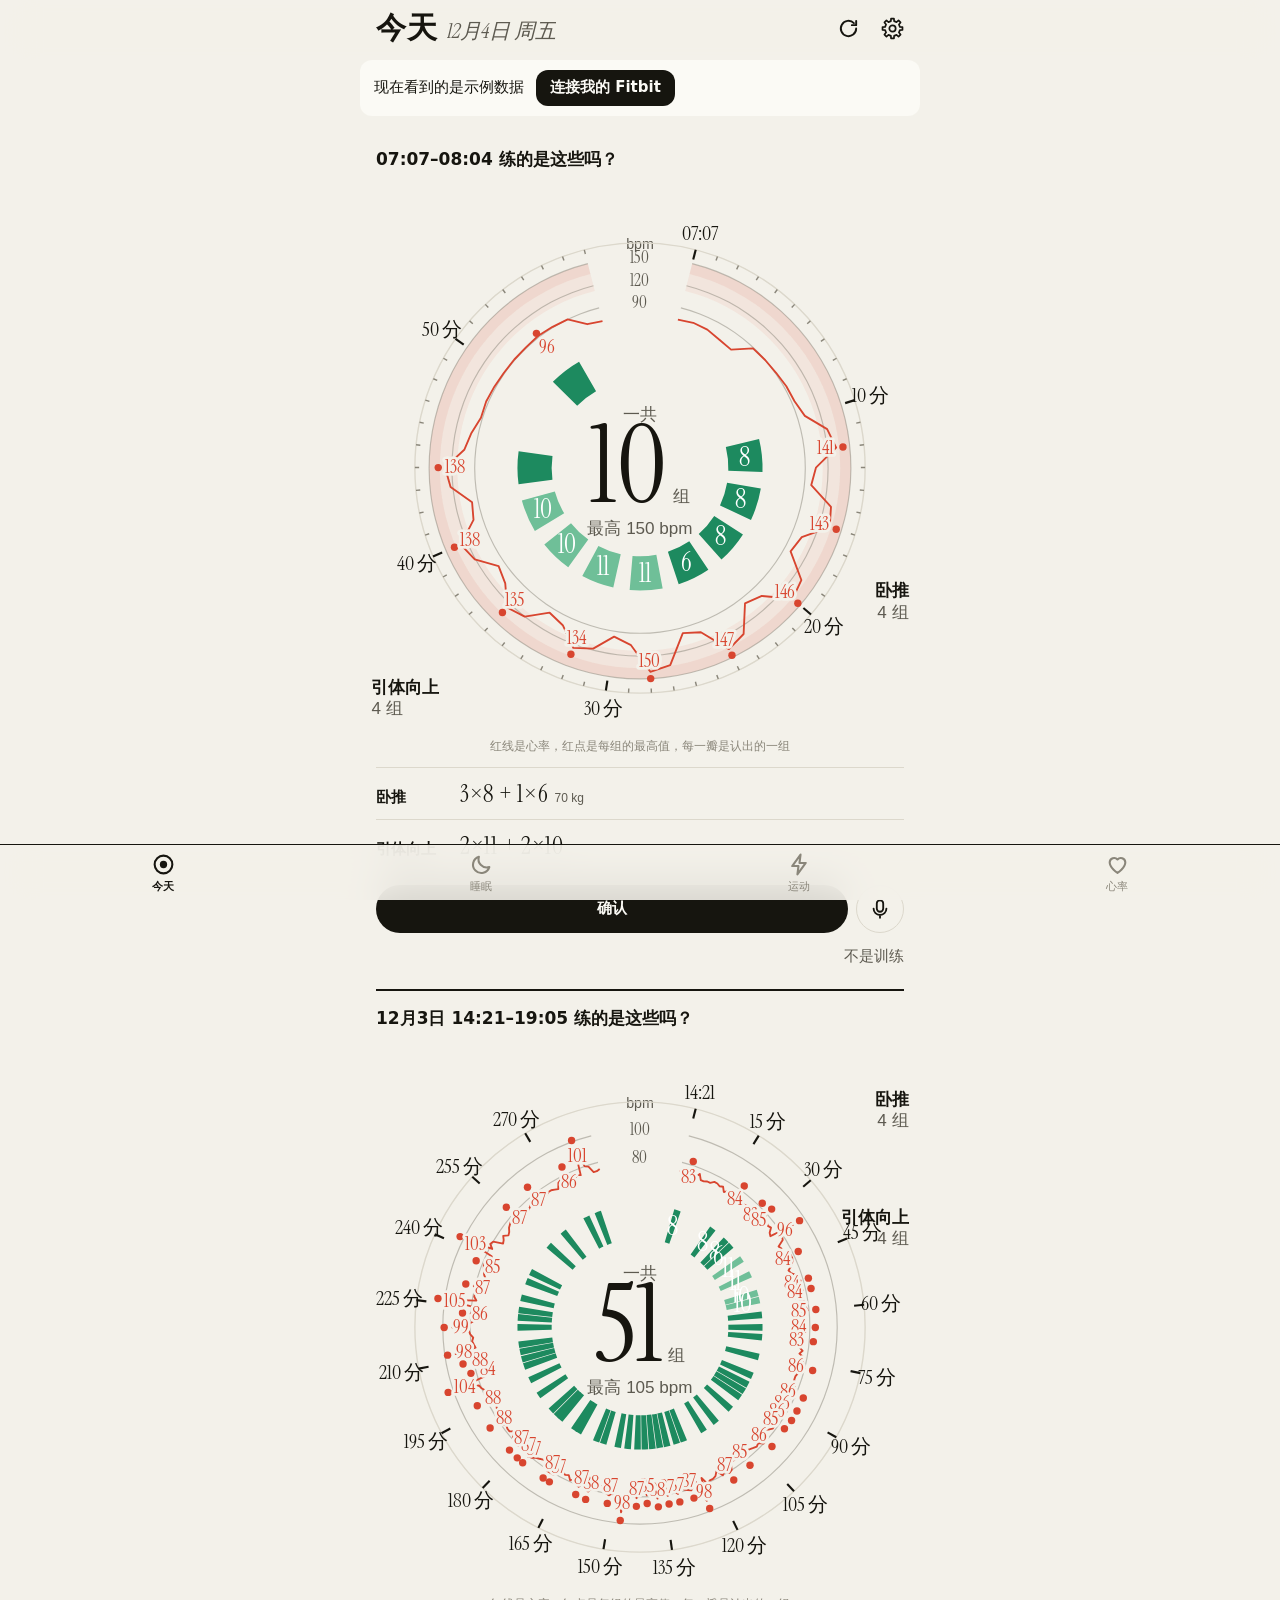
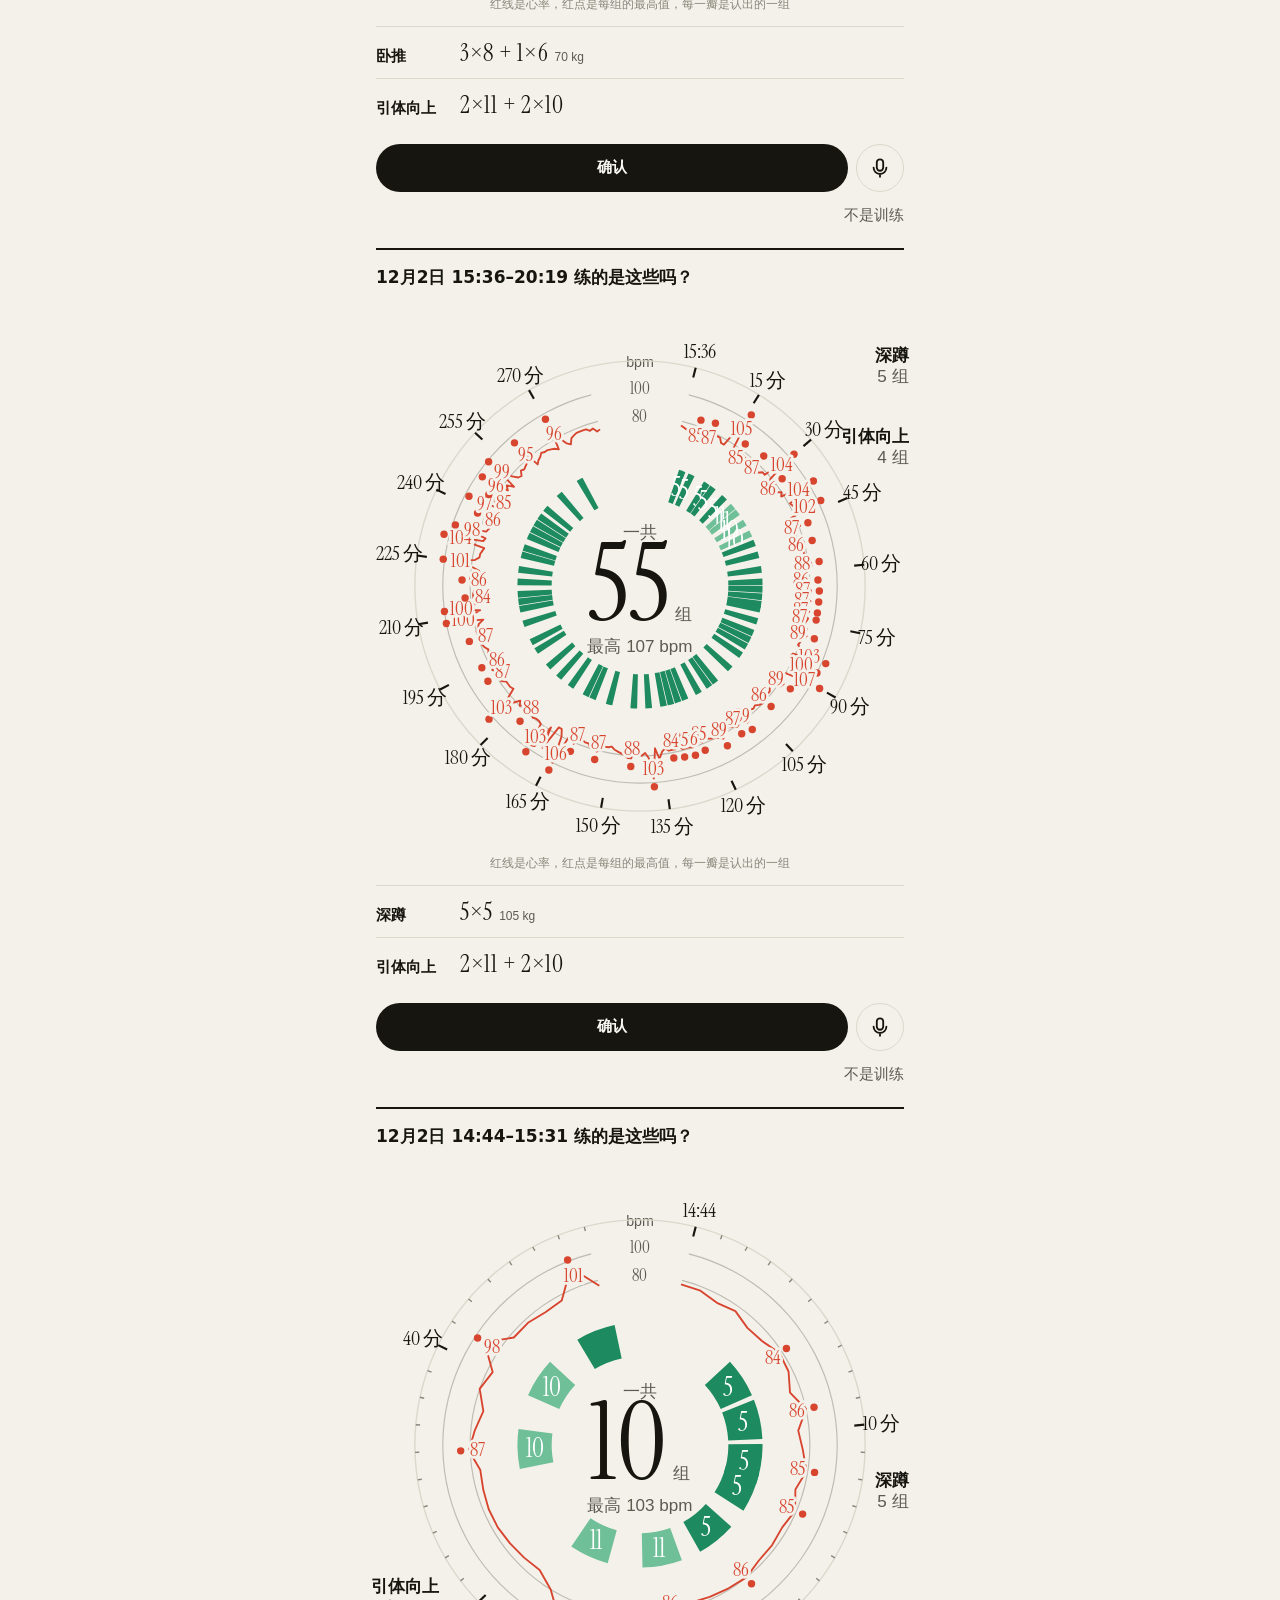
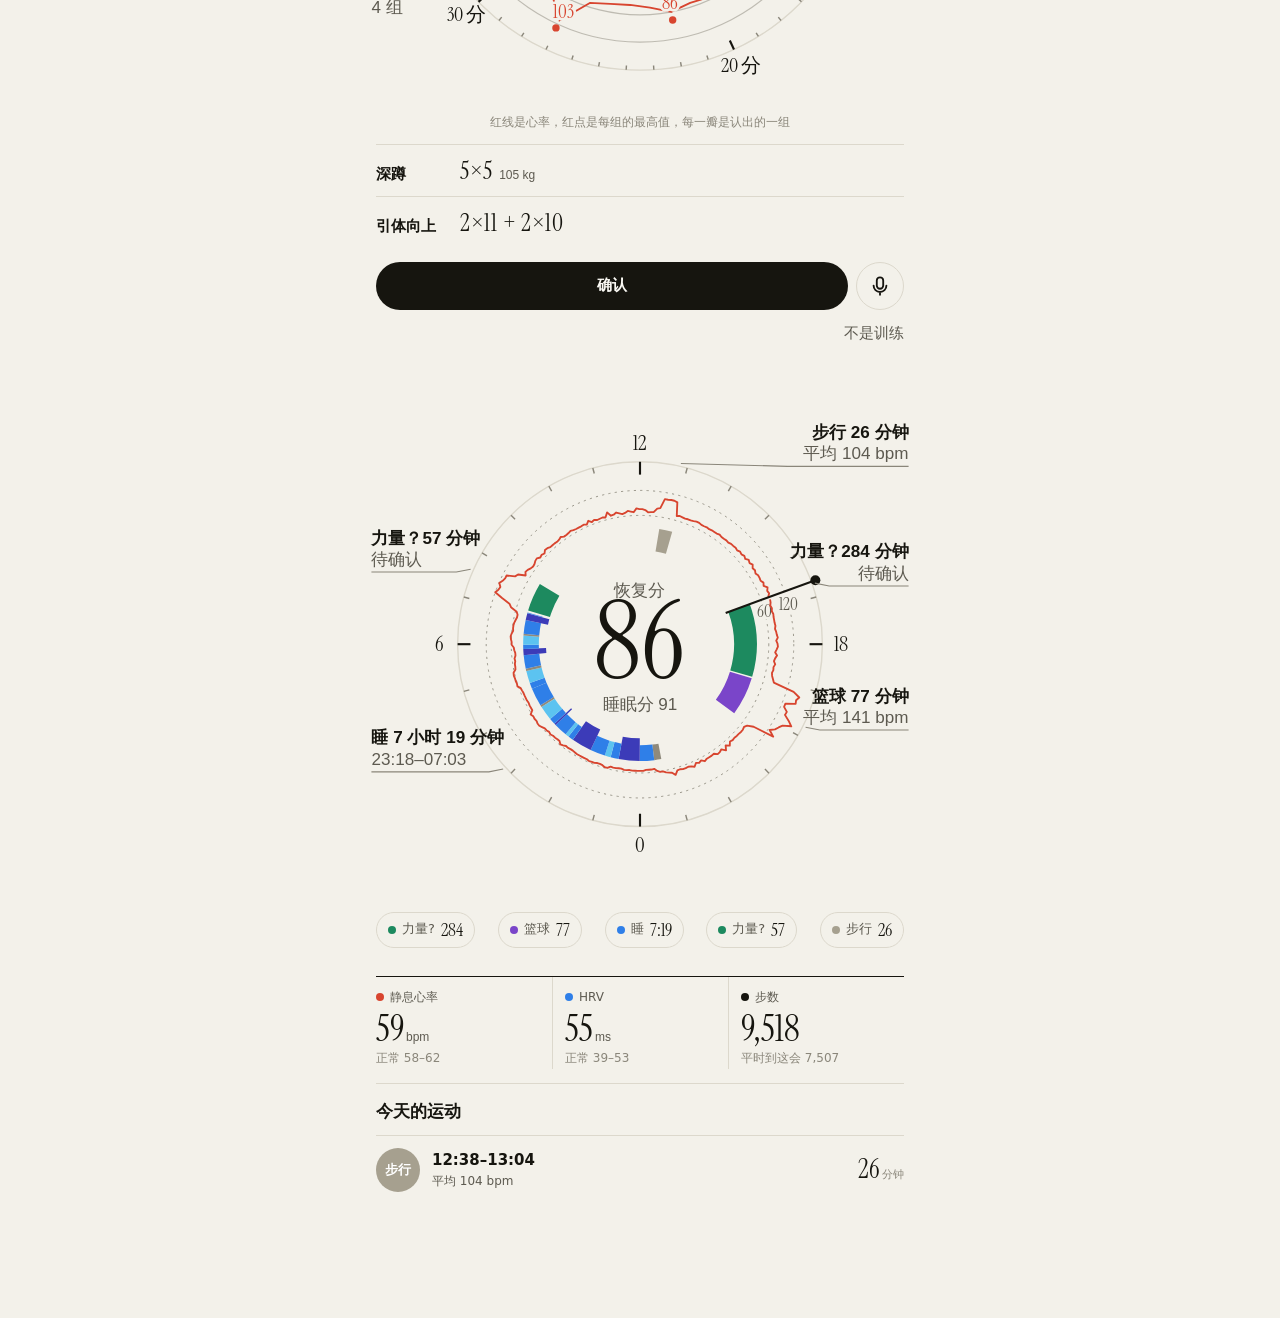
<file: index.html>
<!doctype html>
<html lang="zh-CN">
<head>
  <meta charset="utf-8">
  <meta name="viewport" content="width=device-width, initial-scale=1, viewport-fit=cover">
  <meta name="apple-mobile-web-app-capable" content="yes">
  <meta name="mobile-web-app-capable" content="yes">
  <meta name="apple-mobile-web-app-status-bar-style" content="default">
  <meta name="apple-mobile-web-app-title" content="我的健康">
  <meta name="theme-color" content="#f3f1ea" media="(prefers-color-scheme: light)">
  <meta name="theme-color" content="#0c0c0b" media="(prefers-color-scheme: dark)">
  <meta name="referrer" content="no-referrer">
  <title>我的健康</title>
  <link rel="manifest" href="manifest.webmanifest">
  <link rel="apple-touch-icon" href="icons/icon-180.png">
  <link rel="icon" href="icons/icon.svg" type="image/svg+xml">
  <link rel="stylesheet" href="styles.css">
</head>
<body>
  <header class="top">
    <div class="top-row">
      <h1><span id="title">今天</span><span id="plabel"></span></h1>
      <div class="top-actions">
        <button id="sync" class="icon-btn" aria-label="刷新"><svg viewBox="0 0 24 24"><path d="M20 12a8 8 0 1 1-2.34-5.66M20 4v4.5h-4.5" fill="none" stroke="currentColor" stroke-width="2" stroke-linecap="round" stroke-linejoin="round"/></svg></button>
        <button id="open-settings" class="icon-btn" aria-label="设置"><svg viewBox="0 0 24 24"><path d="M10.3,4.3 L10.5,1.6 L13.5,1.6 L13.7,4.3 L16.2,5.3 L18.3,3.6 L20.4,5.7 L18.7,7.8 L19.7,10.3 L22.4,10.5 L22.4,13.5 L19.7,13.7 L18.7,16.2 L20.4,18.3 L18.3,20.4 L16.2,18.7 L13.7,19.7 L13.5,22.4 L10.5,22.4 L10.3,19.7 L7.8,18.7 L5.7,20.4 L3.6,18.3 L5.3,16.2 L4.3,13.7 L1.6,13.5 L1.6,10.5 L4.3,10.3 L5.3,7.8 L3.6,5.7 L5.7,3.6 L7.8,5.3Z" fill="none" stroke="currentColor" stroke-width="1.8" stroke-linejoin="round"/><circle cx="12" cy="12" r="3.3" fill="none" stroke="currentColor" stroke-width="1.8"/></svg></button>
      </div>
    </div>
    <div id="period" class="period" hidden>
      <div class="seg" role="tablist" aria-label="时间范围">
        <button data-range="d" role="tab">日</button><button data-range="w" role="tab">周</button><button data-range="m" role="tab">月</button><button data-range="q" role="tab">3个月</button>
      </div>
      <div class="pnav">
        <button data-nav="1" aria-label="更早"><svg viewBox="0 0 24 24"><path d="M14.5 5.5 8 12l6.5 6.5" fill="none" stroke="currentColor" stroke-width="2.2" stroke-linecap="round" stroke-linejoin="round"/></svg></button>
        <button data-nav="-1" aria-label="更近"><svg viewBox="0 0 24 24"><path d="M9.5 5.5 16 12l-6.5 6.5" fill="none" stroke="currentColor" stroke-width="2.2" stroke-linecap="round" stroke-linejoin="round"/></svg></button>
      </div>
    </div>
  </header>
  <div id="banner" class="banner" hidden></div>
  <main id="view" aria-live="polite"></main>
  <div id="tip" class="tip" hidden></div>
  <nav class="tabs" role="tablist">
    <button data-tab="today" role="tab"><svg viewBox="0 0 24 24"><circle cx="12" cy="12" r="8.5" fill="none" stroke="currentColor" stroke-width="2"/><circle cx="12" cy="12" r="3.5" fill="currentColor"/></svg>今天</button>
    <button data-tab="sleep" role="tab"><svg viewBox="0 0 24 24"><path d="M19.5 14.5A8 8 0 0 1 9.5 4.5a8 8 0 1 0 10 10z" fill="none" stroke="currentColor" stroke-width="2" stroke-linejoin="round"/></svg>睡眠</button>
    <button data-tab="workouts" role="tab"><svg viewBox="0 0 24 24"><path d="M13 2.5 5 13.5h6l-1 8 8-11h-6z" fill="none" stroke="currentColor" stroke-width="2" stroke-linejoin="round"/></svg>运动</button>
    <button data-tab="heart" role="tab"><svg viewBox="0 0 24 24"><path d="M12 20s-7.5-4.6-7.5-10.2A4.3 4.3 0 0 1 12 7.2a4.3 4.3 0 0 1 7.5 2.6C19.5 15.4 12 20 12 20z" fill="none" stroke="currentColor" stroke-width="2" stroke-linejoin="round"/></svg>心率</button>
  </nav>
  <script type="module" src="app.js"></script>
</body>
</html>
</file>
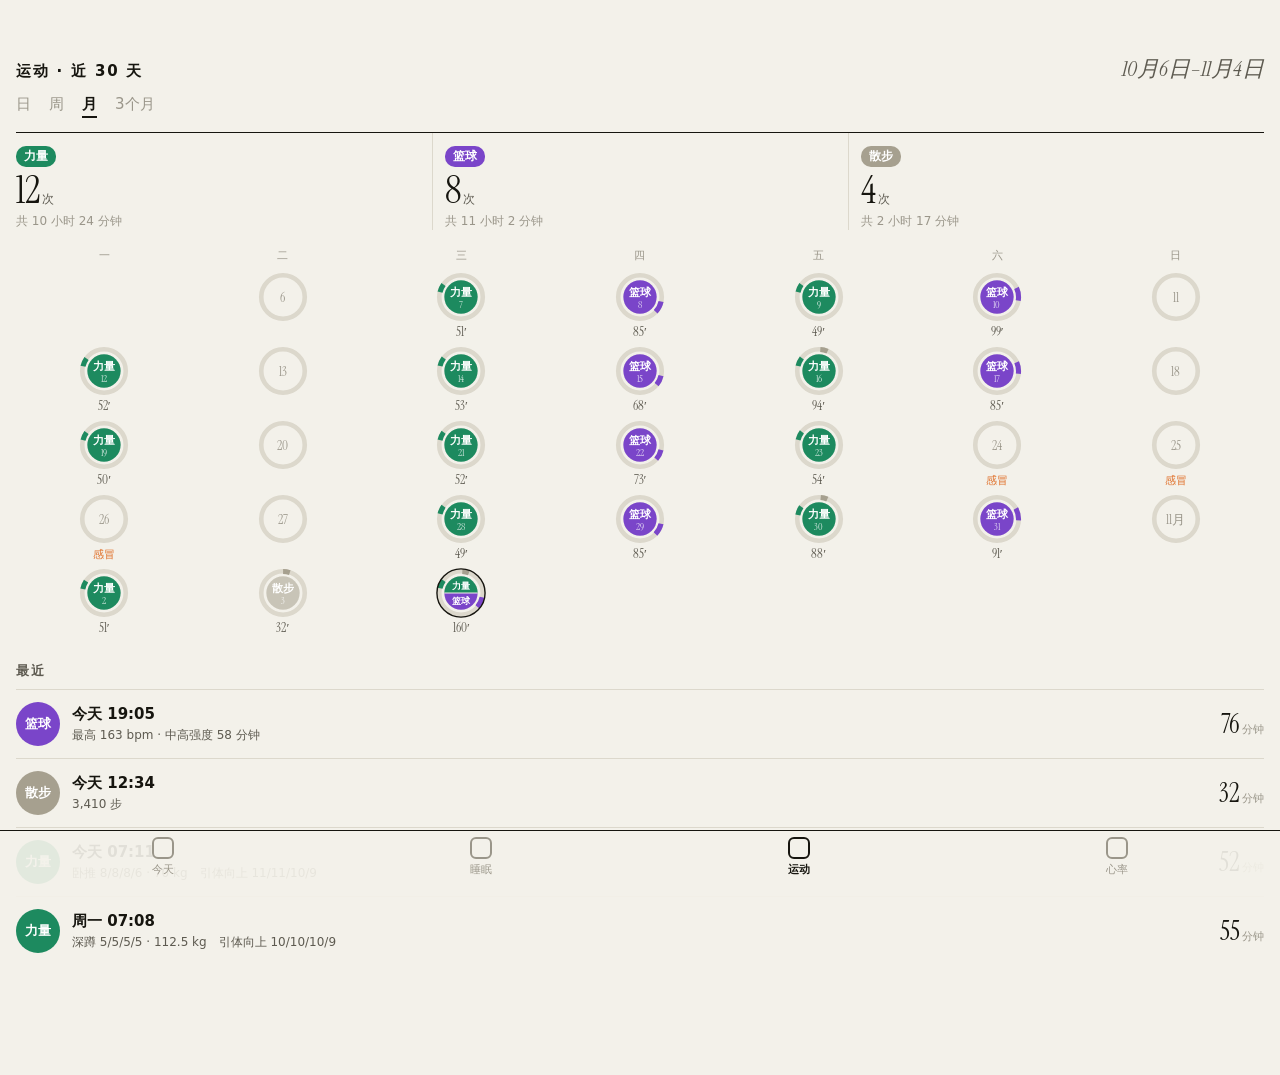
<file: concepts/d-month.html>
<!doctype html><html lang="zh-CN"><head><meta charset="utf-8"><meta name="viewport" content="width=device-width,initial-scale=1">
<title>日晷 运动 月</title><link rel="stylesheet" href="base.css"><link rel="stylesheet" href="dialstyle.css">
<style>
.sum { display: grid; grid-template-columns: repeat(3, 1fr); margin-top: 16px; border-top: 1px solid var(--ink); }
.sum > div { padding: 12px 0 0; }
.sum > div + div { padding-left: 12px; border-left: 1px solid var(--line); }
.sum .kk { display: inline-block; padding: 2px 8px; border-radius: 10px; color: #fff; font-size: 12px; font-weight: 600; }
.cal { display: grid; grid-template-columns: repeat(7, 1fr); gap: 8px 2px; margin-top: 18px; }
.cal .h { text-align: center; font-size: 11px; color: var(--mut); }
.cal .c { text-align: center; }
.cal .c svg { margin: 0 auto; display: block; }
.cal .c .m { font: 13px "Instrument Serif", serif; color: var(--ink2); height: 15px; margin-top: 1px; }
.list { margin-top: 22px; }
.it { display: grid; grid-template-columns: 44px 1fr auto; gap: 12px; align-items: center; padding: 12px 0; border-top: 1px solid var(--line); }
.it .dot { width: 44px; height: 44px; border-radius: 50%; display: grid; place-items: center; color: #fff; font-size: 13px; font-weight: 700; }
.it .t { font-weight: 600; }
.it .s { font-size: 12px; color: var(--ink2); margin-top: 1px; }
.it .r { font: 26px "Instrument Serif", serif; text-align: right; }
.it .r small { font: 11px -apple-system, "PingFang SC", sans-serif; color: var(--mut); margin-left: 2px; }
</style></head><body>
<div class="hd"><h1>运动 · 近 30 天</h1><span class="r">10月6日–11月4日</span></div>
<div class="seg"><span>日</span><span>周</span><span class="on">月</span><span>3个月</span></div>
<div class="sum" id="sum"></div>
<div class="cal" id="cal"></div>
<h2>最近</h2>
<div class="list" id="list" style="margin-top:0"></div>
<script type="module">
import * as D from './data.js';
import { makeDial, COLORS } from './dialkit.js';
import { tabs } from './tabs.js';
const NAME = { strength: '力量', ball: '篮球', walk: '散步' };
const SOLID = { strength: 'var(--str)', ball: 'var(--ball)', walk: 'var(--walk)' };
const cnt = { strength: 0, ball: 0, walk: 0 }, mins = { strength: 0, ball: 0, walk: 0 };
for (const d of D.days) for (const e of d.ev) { cnt[e.kind]++; mins[e.kind] += (e.e - e.s) / 6e4; }
document.getElementById('sum').innerHTML = ['strength', 'ball', 'walk'].map((k) => `<div><span class="kk" style="background:${SOLID[k]}">${NAME[k]}</span><div class="v">${cnt[k]}<small>次</small></div><div class="n">共 ${Math.floor(mins[k] / 60)} 小时 ${Math.round(mins[k] % 60)} 分钟</div></div>`).join('');
// each day: the main workout fills the dial with its color and name; the ring shows when in the day
const S = 50, c = S / 2;
let h = '一二三四五六日'.split('').map((x) => `<div class="h">${x}</div>`).join('');
const first = D.days[0].date, pad = (first.getDay() + 6) % 7;
for (let i = 0; i < pad; i++) h += '<div></div>';
D.days.forEach((d, i) => {
  const K = makeDial({ cx: c, cy: c, mode: 'day' });
  const main = [...d.ev].sort((a, b) => (b.kind !== 'walk') - (a.kind !== 'walk') || (b.e - b.s) - (a.e - a.s))[0];
  const today = i === D.days.length - 1, dn = d.date.getDate();
  let g = `<circle cx="${c}" cy="${c}" r="${c - 1.5}" fill="none" stroke="var(--line)" stroke-width="5"/>`;
  const both = d.ev.some((e) => e.kind === 'strength') && d.ev.some((e) => e.kind === 'ball');
  const r = c - 7;
  if (both) g += `<path d="M${c - r},${c}A${r},${r} 0 0 1 ${c + r},${c}Z" fill="var(--str)"/><path d="M${c - r},${c}A${r},${r} 0 0 0 ${c + r},${c}Z" fill="var(--ball)"/><line x1="${c - r}" x2="${c + r}" y1="${c}" y2="${c}" stroke="var(--bg)" stroke-width="1.2"/>`;
  else if (main) g += `<circle cx="${c}" cy="${c}" r="${r}" fill="${SOLID[main.kind]}"${main.kind === 'walk' ? ' opacity=".55"' : ''}/>`;
  for (const e of d.ev) g += `<path d="${K.arc(e.s - 12e5, e.e + 12e5, c - 4.5, c + 1)}" fill="${SOLID[e.kind]}"/>`;
  if (today) g += `<circle cx="${c}" cy="${c}" r="${c + 1}" fill="none" stroke="var(--ink)" stroke-width="1.5"/>`;
  if (both) g += `<text x="${c}" y="${c - 4}" text-anchor="middle" class="cnb" style="fill:#fff;font-size:10px">力量</text><text x="${c}" y="${c + 12}" text-anchor="middle" class="cnb" style="fill:#fff;font-size:10px">篮球</text>`;
  else g += main ? `<text x="${c}" y="${c - 1}" text-anchor="middle" class="cnb" style="fill:#fff;font-size:12px">${NAME[main.kind]}</text><text x="${c}" y="${c + 12}" text-anchor="middle" style="fill:#fff;font-size:11px;opacity:.85">${dn === 1 ? '11月1' : dn}</text>`
    : `<text x="${c}" y="${c + 5}" text-anchor="middle" style="font-size:14px;fill:var(--mut)">${dn === 1 ? '11月' : dn}</text>`;
  const tot = Math.round(d.ev.reduce((a, e) => a + (e.e - e.s) / 6e4, 0));
  h += `<div class="c"><svg viewBox="-2 -2 ${S + 4} ${S + 4}" width="${S}" height="${S}">${g}</svg><div class="m">${tot ? tot + '′' : d.sick ? '<span style="color:var(--worse);font:11px -apple-system,sans-serif">感冒</span>' : ''}</div></div>`;
});
document.getElementById('cal').innerHTML = h;
const it = (k, t, s, v, u) => `<div class="it"><div class="dot" style="background:${SOLID[k]}">${NAME[k]}</div><div><div class="t">${t}</div><div class="s">${s}</div></div><div class="r">${v}<small>${u}</small></div></div>`;
document.getElementById('list').innerHTML =
  it('ball', '今天 19:05', '最高 163 bpm · 中高强度 58 分钟', 76, '分钟') +
  it('walk', '今天 12:34', '3,410 步', 32, '分钟') +
  it('strength', '今天 07:11', '卧推 8/8/8/6 · 70 kg　引体向上 11/11/10/9', 52, '分钟') +
  it('strength', '周一 07:08', '深蹲 5/5/5/5 · 112.5 kg　引体向上 10/10/10/9', 55, '分钟');
document.body.insertAdjacentHTML('beforeend', tabs('运动'));
</script></body></html>
</file>
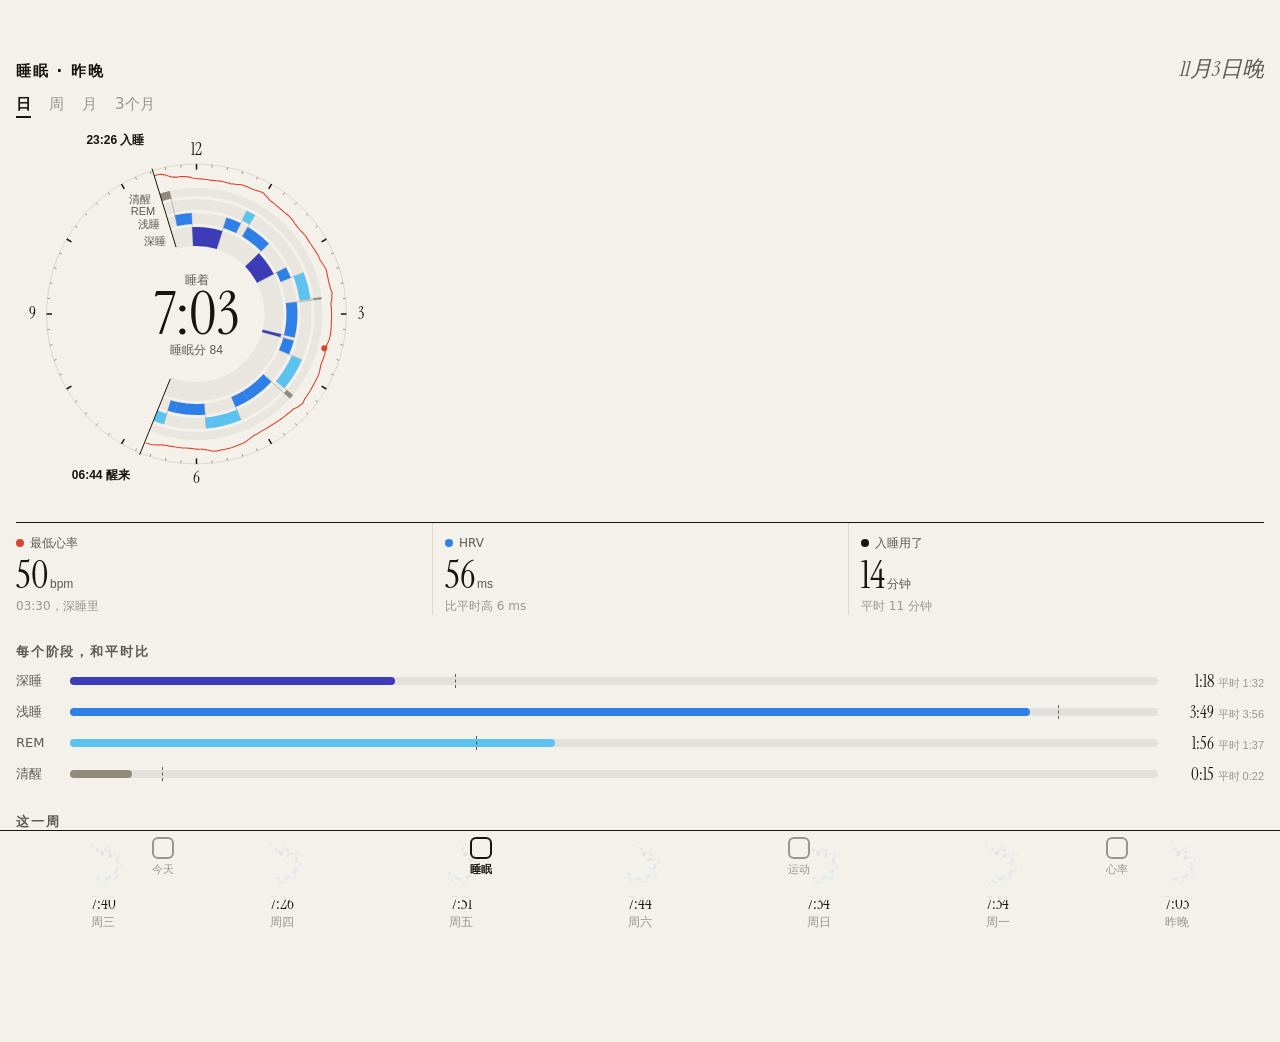
<file: concepts/d-night.html>
<!doctype html><html lang="zh-CN"><head><meta charset="utf-8"><meta name="viewport" content="width=device-width,initial-scale=1">
<title>日晷 睡眠</title><link rel="stylesheet" href="base.css"><link rel="stylesheet" href="dialstyle.css"></head><body>
<div class="hd"><h1>睡眠 · 昨晚</h1><span class="r">11月3日晚</span></div>
<div class="seg"><span class="on">日</span><span>周</span><span>月</span><span>3个月</span></div>
<svg id="dial" viewBox="0 0 393 384" width="393" height="384" style="margin:4px -16px 0"></svg>
<div id="below"></div>
<script type="module">
import * as D from './data.js';
import { makeDial, corona, smooth } from './dialkit.js';
import { tabs } from './tabs.js';
const n = D.last, cx = 196.5, cy = 194;
// a 12-hour watch face: the night sits where your watch hands were
const K = makeDial({ cx, cy, mode: 'night' });
const R = { AWAKE: 126, REM: 112, LIGHT: 98, DEEP: 74 };
let g = `<circle cx="${cx}" cy="${cy}" r="150" fill="none" stroke="var(--line)"/>`;
g += K.ticks({ r: 150, n: 60, every: 5, label: false, long: .8 });
for (const [h, lab] of [[0, '12'], [3, '3'], [6, '6'], [9, '9']]) { const [x, y] = K.pt((h / 12) * Math.PI * 2, 164); g += `<text class="tn" x="${x}" y="${y + 5}" text-anchor="middle" style="font-size:17px">${lab}</text>`; }
// one ring per stage, like the rows of a hypnogram wrapped around the watch: each stage keeps its own color
const BAND = { AWAKE: [118, 126], REM: [104, 115], LIGHT: [90, 101], DEEP: [68, 87] };
const COL = { AWAKE: 'var(--awake-strong)', REM: 'var(--rem)', LIGHT: 'var(--light)', DEEP: 'var(--deep)' };
for (const k of Object.keys(BAND)) { const [r0, r1] = BAND[k]; g += `<path d="${K.arc(n.bed, n.wake, r0, r1)}" fill="color-mix(in srgb, var(--ink) 5%, transparent)"/>`; }
// thin steps between stages, like a hypnogram, so you can follow the night from one stage to the next
n.stages.forEach((st, i) => { const nx = n.stages[i + 1]; if (!nx) return; const a = BAND[st.type], b = BAND[nx.type]; const lo = Math.min(a[0], b[0]), hi = Math.max(a[1], b[1]); const [x0, y0] = K.pt(K.ang(st.e), lo), [x1, y1] = K.pt(K.ang(st.e), hi); g += `<line x1="${x0}" y1="${y0}" x2="${x1}" y2="${y1}" stroke="var(--ink2)" stroke-width=".6" opacity=".55"/>`; });
for (const st of n.stages) { const [r0, r1] = BAND[st.type]; g += `<path d="${K.arc(st.s, st.e, r0, r1)}" fill="${COL[st.type]}"/>`; }
// name the times you woke up
for (const st of n.stages.filter((x, i) => x.type === 'AWAKE' && i > 0 && i < n.stages.length - 1 && x.e - x.s >= 6e4)) { const a = K.ang((st.s + st.e) / 2), [x, y] = K.pt(a, 136), r = Math.sin(a) > 0; }
// stage names along the start edge
for (const [k, name] of [['AWAKE', '清醒'], ['REM', 'REM'], ['LIGHT', '浅睡'], ['DEEP', '深睡']]) { const [r0, r1] = BAND[k]; const a = K.ang(n.bed) - 0.05; const [x, y] = K.pt(a, (r0 + r1) / 2); g += `<text class="cn" x="${x - 4}" y="${y + 4}" text-anchor="end" style="font-size:11px">${name}</text>`; }
// heart rate as a thin ring just outside
g += corona(K, smooth(n.hr, 4), 130, 146, { lo: 46, hi: 72, fill: false, width: 1.1 });
const lo = n.hr.reduce((a, p) => (p.v < a.v ? p : a)); const [lx, ly] = K.pt(K.ang(lo.t), 130 + (lo.v - 46) / 26 * 16);
g += `<circle cx="${lx}" cy="${ly}" r="3" fill="var(--hr)"/>`;
// bed and wake ticks
for (const [t, lab] of [[n.bed, '23:26 入睡'], [n.wake, '06:44 醒来']]) { const a = K.ang(t), [x0, y0] = K.pt(a, 70), [x1, y1] = K.pt(a, 152); g += `<line x1="${x0}" y1="${y0}" x2="${x1}" y2="${y1}" stroke="var(--ink)" stroke-width="1"/>`; const [tx, ty] = K.pt(a, 178); g += `<text class="cnb" x="${tx}" y="${ty}" text-anchor="${Math.sin(a) > 0 ? 'start' : 'end'}">${lab}</text>`; }
const deep = n.stages.filter((s) => s.type === 'DEEP').sort((a, b) => (b.e - b.s) - (a.e - a.s))[0];
// centre
g += `<text class="cn" x="${cx}" y="${cy - 30}" text-anchor="middle">睡着</text><text class="big" x="${cx}" y="${cy + 20}" text-anchor="middle" style="font-size:60px">7:03</text><text class="cn" x="${cx}" y="${cy + 40}" text-anchor="middle">睡眠分 ${D.today.sleepScore}</text>`;
document.getElementById('dial').innerHTML = g;
// stage bars against your usual
const st = [['深睡', 'var(--deep)', n.deep, 92], ['浅睡', 'var(--light)', n.light, 236], ['REM', 'var(--rem)', n.rem, 97], ['清醒', 'var(--awake-strong)', n.awake, 22]];
const mx = 260, hm = (m) => `${Math.floor(m / 60)}:${String(Math.round(m % 60)).padStart(2, '0')}`;
let b = `<div class="row"><div><div class="k"><i style="background:var(--hr)"></i>最低心率</div><div class="v">${Math.round(lo.v)}<small>bpm</small></div><div class="n">${D.hm(lo.t)}，深睡里</div></div><div><div class="k"><i style="background:var(--light)"></i>HRV</div><div class="v">56<small>ms</small></div><div class="n">比平时高 6 ms</div></div><div><div class="k"><i style="background:var(--ink)"></i>入睡用了</div><div class="v">14<small>分钟</small></div><div class="n">平时 11 分钟</div></div></div>`;
b += `<h2>每个阶段，和平时比</h2><div class="bars">${st.map(([k, c, m, u]) => `<div class="bar"><span class="k2">${k}</span><span class="tr"><i style="width:${m / mx * 100}%;background:${c}"></i><u style="left:${u / mx * 100}%"></u></span><span class="vv">${hm(m)}<small>平时 ${hm(u)}</small></span></div>`).join('')}</div>`;
// the week as seven small watch faces
b += `<h2>这一周</h2><div id="week" style="display:grid;grid-template-columns:repeat(7,1fr);gap:4px"></div>`;
document.getElementById('below').innerHTML = b;
const wk = D.nights.slice(-7);
document.getElementById('week').innerHTML = wk.map((x, i) => {
  const k = makeDial({ cx: 24, cy: 24, mode: 'night' });
  const BB = { AWAKE: [20.5, 23], REM: [17, 20], LIGHT: [13.5, 16.5], DEEP: [8.5, 13] };
  const bands = x.stages.map((st) => `<path d="${k.arc(st.s, st.e, BB[st.type][0], BB[st.type][1])}" fill="${COL[st.type]}"/>`).join('');
  const d = new Date(x.date); d.setDate(d.getDate() - 1);
  const wd = '日一二三四五六'[d.getDay()];
  return `<div style="text-align:center"><svg viewBox="0 0 48 48" width="48" height="48" style="margin:0 auto"><circle cx="24" cy="24" r="23" fill="none" stroke="var(--line)"/>${bands}</svg><div style="font:17px 'Instrument Serif',serif;margin-top:4px">${hm(x.asleep)}</div><div class="n" style="margin:0">${i === 6 ? '昨晚' : '周' + wd}</div></div>`;
}).join('');
document.body.insertAdjacentHTML('beforeend', tabs('睡眠'));
</script></body></html>
</file>
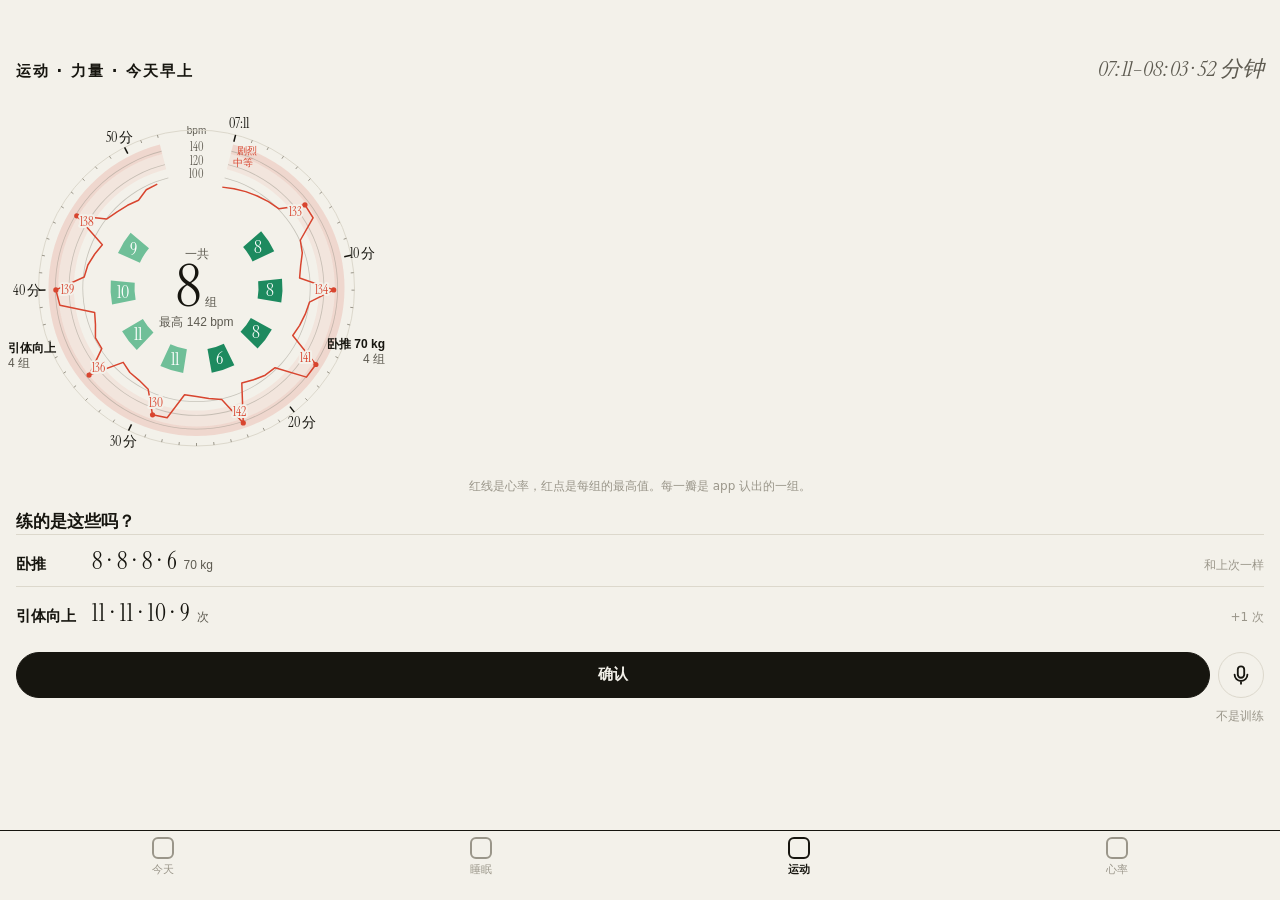
<file: concepts/d-session.html>
<!doctype html><html lang="zh-CN"><head><meta charset="utf-8"><meta name="viewport" content="width=device-width,initial-scale=1">
<title>日晷 训练</title><link rel="stylesheet" href="base.css"><link rel="stylesheet" href="dialstyle.css"></head><body>
<div class="hd"><h1>运动 · 力量 · 今天早上</h1><span class="r">07:11–08:03</span></div>
<svg id="dial" viewBox="0 0 393 392" width="393" height="392" style="margin:4px -16px 0"></svg>
<div class="n" style="margin:-2px 0 14px;text-align:center">红线是心率，红点是每组的最高值。每一瓣是 app 认出的一组。</div><div style="font-size:17px;font-weight:600">练的是这些吗？</div>
<div id="lifts"></div>
<div class="btns"><span>确认</span><span class="mic" aria-label="说"><svg viewBox="0 0 24 24" width="22" height="22"><rect x="8.5" y="2.5" width="7" height="12.5" rx="3.5" fill="none" stroke="currentColor" stroke-width="2"/><path d="M5 11.5a7 7 0 0 0 14 0M12 18.5v3" fill="none" stroke="currentColor" stroke-width="2" stroke-linecap="round"/></svg></span></div><div class="n" style="text-align:right;margin-top:10px">不是训练</div>
<script type="module">
import * as D from './data.js';
import { makeDial, corona, smooth } from './dialkit.js';
import { tabs } from './tabs.js';
const e = D.events[0], cx = 196.5, cy = 200; document.querySelector(".hd .r").textContent = "07:11–08:03 · 52 分钟";
// the session is one lap of the dial, with a gap at the top that holds the heart-rate scale
const GAP = 0.5;
const K = makeDial({ cx, cy, mode: 'session', from: e.s, to: e.e, gap: GAP });
const min = (e.e - e.s) / 6e4;
const LO = 80, HI = 150, R0 = 100, R1 = 148, rOf = (v) => R0 + (Math.max(LO, Math.min(HI, v)) - LO) / (HI - LO) * (R1 - R0);
let g = '';
// heart-rate zones as faint rings (moderate / vigorous), so the line has something to be read against
const band = (v0, v1, op) => `<path d="${K.arc(e.s, e.e, rOf(v0), rOf(v1))}" fill="var(--hr)" opacity="${op}"/>`;
g += band(113, 136, .07) + band(136, 150, .15);
// reference circles every 20 bpm, labelled in the gap
for (const v of [100, 120, 140]) {
  g += `<path d="${K.arc(e.s, e.e, rOf(v) - .4, rOf(v) + .4)}" fill="var(--mut)" opacity=".5"/>`;
  g += `<text x="${cx}" y="${cy - rOf(v) + 4}" text-anchor="middle" style="font-size:12px;fill:var(--ink2)">${v}</text>`;
}
g += `<text class="cn" x="${cx}" y="${cy - R1 - 6}" text-anchor="middle" style="font-size:10px">bpm</text>`;
// zone names along the gap, on the right
for (const [v0, v1, name] of [[113, 136, '中等'], [136, 150, '剧烈']]) { const [x, y] = K.pt(GAP / 2 + .02, (rOf(v0) + rOf(v1)) / 2); g += `<text class="cn" x="${x + 2}" y="${y + 4}" style="font-size:10px;fill:var(--hr)">${name}</text>`; }
// minutes around the outside
g += `<circle cx="${cx}" cy="${cy}" r="158" fill="none" stroke="var(--line)"/>`;
for (let m = 0; m <= min; m++) { const a = K.ang(e.s + m * 6e4), L = m % 10 === 0; const [x0, y0] = K.pt(a, 158), [x1, y1] = K.pt(a, L ? 151 : 155); g += `<line x1="${x0}" y1="${y0}" x2="${x1}" y2="${y1}" class="${L ? 'tkl' : 'tk'}"/>`; if (L) { const [tx, ty] = K.pt(a, 170); g += `<text x="${tx}" y="${ty + 5}" text-anchor="middle" class="tn" style="font-size:14px">${m ? m + ' 分' : '07:11'}</text>`; } }
const hr = D.dayHr.filter((p) => p.t >= e.s && p.t < e.e);
g += corona(K, hr, R0, R1, { lo: LO, hi: HI, width: 1.5, fill: false });
// sets: the app found 8 peaks; 4 bench, 4 pull-ups (one petal each)
const sets = []; for (let j = 0; j < 8; j++) { const s = e.s + (6 + j * 5.5) * 6e4; sets.push({ s, e: s + 1.3 * 6e4, lift: j < 4 ? 0 : 1, reps: e.lifts[j < 4 ? 0 : 1].sets[j % 4] }); }
for (const st of sets) {
  g += `<path d="${K.arc(st.s - 0.6 * 6e4, st.e + 0.6 * 6e4, 62, 86)}" fill="${st.lift ? 'var(--str2)' : 'var(--str)'}"/>`;
  const [x, y] = K.pt(K.ang((st.s + st.e) / 2), 74);
  g += `<text x="${x}" y="${y + 6}" text-anchor="middle" style="font-size:18px;fill:#fff">${st.reps}</text>`;
  const raw = D.dayHr.filter((p) => p.t >= st.s - 6e4 && p.t < st.e + 6e4); const top = raw.reduce((a, p) => (p.v > a.v ? p : a));
  const [px, py] = K.pt(K.ang(top.t), rOf(top.v)); g += `<circle cx="${px}" cy="${py}" r="2.6" fill="var(--hr)"/>`;
  const [qx, qy] = K.pt(K.ang(top.t), rOf(top.v) - 12); g += `<text x="${qx}" y="${qy + 4}" text-anchor="middle" class="halo" style="font-size:13px;fill:var(--hr)">${Math.round(top.v)}</text>`;
}
// group labels outside
for (const [i, name, sub] of [[1, '卧推 70 kg', '4 组'], [5, '引体向上', '4 组']]) {
  const t = (sets[i].s + sets[i + 1].e) / 2, a = K.ang(t), [x, y] = K.pt(a, 182), right = Math.sin(a) > 0;
  g += `<text class="cnb" x="${right ? 385 : 8}" y="${y}" text-anchor="${right ? 'end' : 'start'}">${name}</text><text class="cn" x="${right ? 385 : 8}" y="${y + 15}" text-anchor="${right ? 'end' : 'start'}">${sub}</text>`;
}
const peak = Math.round(Math.max(...D.dayHr.filter((p) => p.t >= e.s && p.t < e.e).map((p) => p.v)));
g += `<text class="cn" x="${cx}" y="${cy - 30}" text-anchor="middle">一共</text><text class="big" x="${cx}" y="${cy + 18}" text-anchor="middle" style="font-size:58px">8<tspan class="cn" dx="4">组</tspan></text><text class="cn" x="${cx}" y="${cy + 38}" text-anchor="middle">最高 ${peak} bpm</text>`;
document.getElementById('dial').innerHTML = g;
document.getElementById('lifts').innerHTML = e.lifts.map((l) => `<div class="lift"><b>${l.n}</b><span class="sets">${l.sets.join(' · ')}<small>${l.kg ? l.kg + ' kg' : '次'}</small></span><span class="n">${l.note}</span></div>`).join('');
document.body.insertAdjacentHTML('beforeend', tabs('运动'));
</script></body></html>
</file>
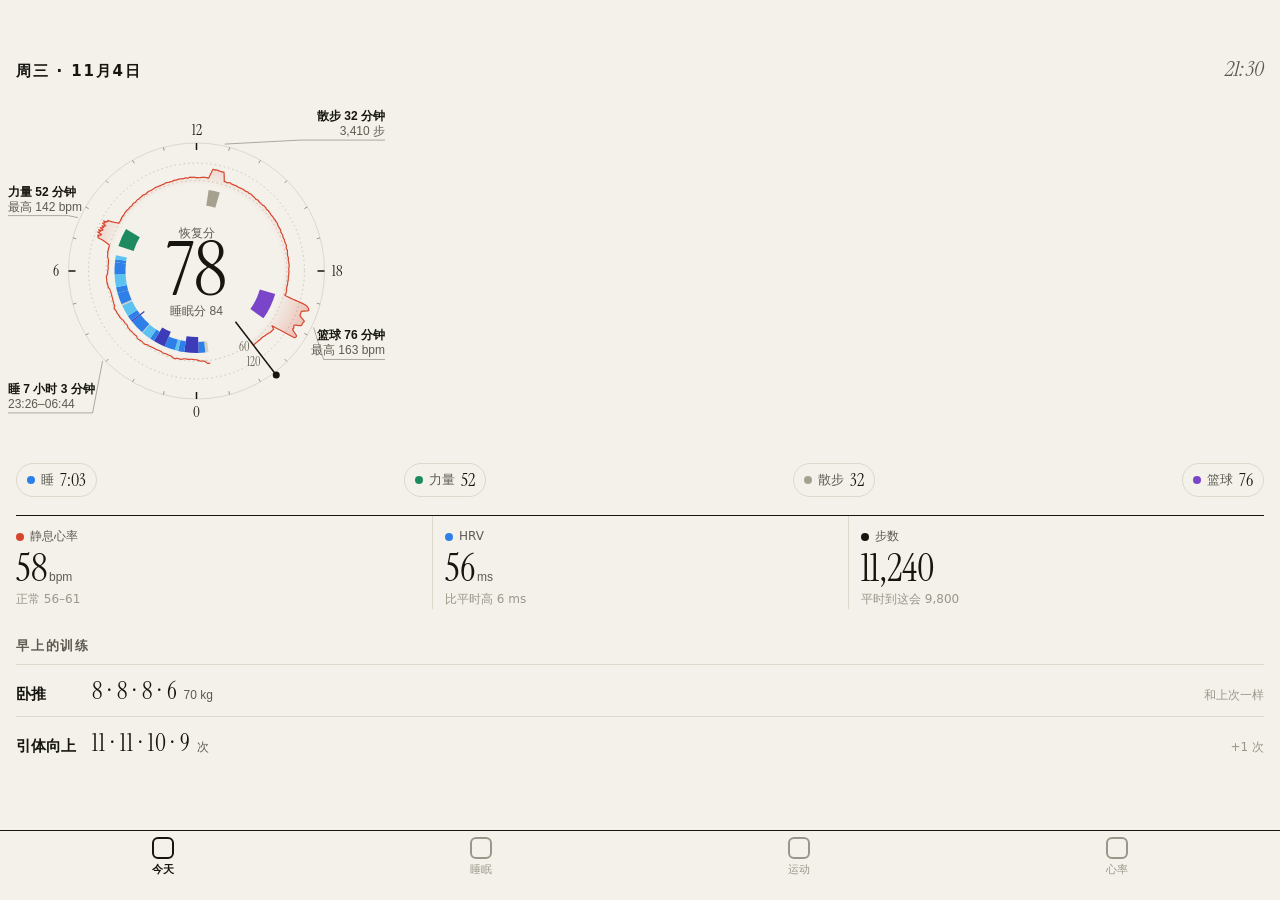
<file: concepts/d-today.html>
<!doctype html><html lang="zh-CN"><head><meta charset="utf-8"><meta name="viewport" content="width=device-width,initial-scale=1">
<title>日晷 今天</title><link rel="stylesheet" href="base.css"><link rel="stylesheet" href="dialstyle.css"></head><body>
<div class="hd"><h1>周三 · 11月4日</h1><span class="r">21:30</span></div>
<svg id="dial" viewBox="0 0 393 372" width="393" height="372" style="margin:4px -16px 0"></svg>
<div class="chips" id="chips"></div>
<div id="below"></div>
<script type="module">
import * as D from './data.js';
import { makeDial, corona, smooth, COLORS } from './dialkit.js';
import { tabs, Q } from './tabs.js';
const sel = Q.get('sel');
const cx = 196.5, cy = 184, end = D.NOW, start = end - 864e5;
const K = makeDial({ cx, cy, mode: 'day' });
const evs = [{ kind: 'sleep', s: D.last.bed, e: D.last.wake, name: '睡', min: Math.round(D.last.asleep) }, ...D.events.map((e) => ({ ...e, min: Math.round((e.e - e.s) / 6e4) }))];
const NAME = { sleep: '睡', strength: '力量', walk: '散步', ball: '篮球' };
const dim = (k) => (sel && sel !== k ? ' opacity=".22"' : '');
let g = '';
g += `<circle cx="${cx}" cy="${cy}" r="128" fill="none" stroke="var(--line)"/>`;
g += K.ticks({ r: 128, n: 24, every: 6, label: true, lr: 141, fmt: (i) => i });
// heart rate, with reference rings at 60 / 100 / 150 bpm labelled along the now hand
const rHr = (v) => 86 + (Math.max(45, Math.min(175, v)) - 45) / 130 * 38;
for (const v of [60, 120]) { g += `<circle cx="${cx}" cy="${cy}" r="${rHr(v)}" fill="none" stroke="var(--mut)" stroke-width=".6" stroke-dasharray="1.5 3" opacity=".8"/>`; const [x, y] = K.pt(K.ang(end) + .09, rHr(v)); g += `<text x="${x}" y="${y + 4}" text-anchor="middle" class="halo" style="font-size:12px;fill:var(--ink2)">${v}</text>`; }
const hr = smooth([...D.last.hr, ...D.dayHr].filter((p) => p.t >= start), 3);
const selEv = evs.find((e) => e.kind === sel);
g += `<g${sel ? ' opacity=".35"' : ''}>${corona(K, hr, 86, 124)}</g>`;
if (selEv) g += corona(K, hr.filter((p) => p.t >= selEv.s && p.t < selEv.e), 86, 124, { id: "cg2", fill: true, width: 1.8 });
// stages and workouts
for (const s of D.last.stages) g += `<path d="${K.arc(s.s, s.e, s.type === 'DEEP' ? 66 : 71, 82)}" fill="${COLORS[s.type]}"${dim('sleep')}/>`;
for (const e of D.events) g += `<path d="${K.arc(e.s, e.e, sel === e.kind ? 62 : 66, sel === e.kind ? 86 : 82)}" fill="${COLORS[e.kind]}"${dim(e.kind)}/>`;
// now hand
const [nx, ny] = K.pt(K.ang(end), 131), [nx2, ny2] = K.pt(K.ang(end), 64);
g += `<line x1="${nx2}" y1="${ny2}" x2="${nx}" y2="${ny}" stroke="var(--ink)" stroke-width="1.5"/><circle cx="${nx}" cy="${ny}" r="3.5" fill="var(--ink)"/>`;
// labels at the edges, leader from the ring
const lab = (t, a2, b2, dy, on) => {
  const a = K.ang(t), right = Math.sin(a) >= 0, [lx, ly] = K.pt(a, 130), y = ly + dy, x = right ? 385 : 8;
  const ex = right ? Math.max(lx + 10, 300) : Math.min(lx - 10, 93);
  const o = sel && !on ? ' opacity=".35"' : '';
  return `<g${o}><polyline points="${lx},${ly} ${ex},${y + 18} ${right ? x : x},${y + 18}" fill="none" stroke="var(--mut)" stroke-width=".8"/><text class="cnb" x="${x}" y="${y - 2}" text-anchor="${right ? 'end' : 'start'}">${a2}</text><text class="cn" x="${x}" y="${y + 13}" text-anchor="${right ? 'end' : 'start'}">${b2}</text></g>`;
};
const peak = (e) => Math.round(Math.max(...D.dayHr.filter((p) => p.t >= e.s && p.t < e.e).map((p) => p.v)));
g += lab((D.last.bed + D.last.wake) / 2, '睡 7 小时 3 分钟', '23:26–06:44', 34, sel === 'sleep');
g += lab((D.events[0].s + D.events[0].e) / 2, '力量 52 分钟', `最高 ${peak(D.events[0])} bpm`, -20, sel === 'strength');
g += lab((D.events[1].s + D.events[1].e) / 2, '散步 32 分钟', '3,410 步', -22, sel === 'walk');
g += lab((D.events[2].s + D.events[2].e) / 2, '篮球 76 分钟', `最高 ${peak(D.events[2])} bpm`, 14, sel === 'ball');
// centre
if (selEv?.kind === 'ball') {
  const avg = Math.round(D.dayHr.filter((p) => p.t >= selEv.s && p.t < selEv.e).reduce((a, p, _, arr) => a + p.v / arr.length, 0));
  g += `<text class="cn" x="${cx}" y="${cy - 30}" text-anchor="middle">篮球 · 19:05–20:21</text><text class="big" x="${cx}" y="${cy + 22}" text-anchor="middle" style="font-size:64px">76<tspan class="cn" dx="4">分钟</tspan></text><text class="cn" x="${cx}" y="${cy + 42}" text-anchor="middle">平均 ${avg}　最高 ${peak(selEv)}</text>`;
} else {
  g += `<text class="cn" x="${cx}" y="${cy - 34}" text-anchor="middle">恢复分</text><text class="big" x="${cx}" y="${cy + 24}" text-anchor="middle" style="font-size:76px">${D.today.recovery}</text><text class="cn" x="${cx}" y="${cy + 44}" text-anchor="middle">睡眠分 ${D.today.sleepScore}</text>`;
}
document.getElementById('dial').innerHTML = g;
const CC = { sleep: 'var(--light)', strength: 'var(--str)', walk: 'var(--walk)', ball: 'var(--ball)' };
document.getElementById('chips').innerHTML = evs.map((e) => `<span class="chip${sel === e.kind ? ' on' : ''}"><i style="background:${CC[e.kind]}"></i>${NAME[e.kind]} <b>${e.kind === 'sleep' ? '7:03' : e.min}</b></span>`).join('');
let b = '';
if (sel === 'ball') {
  const z = [['峰值', 'var(--hr)', 9, '163 以上'], ['剧烈', 'color-mix(in srgb, var(--hr) 75%, var(--bg))', 31, '136–162'], ['中等', 'color-mix(in srgb, var(--hr) 45%, var(--bg))', 18, '113–135'], ['轻度', 'color-mix(in srgb, var(--hr) 22%, var(--bg))', 12, '99–112']];
  b += `<h2>心率区间</h2><div class="bars">${z.map(([k, c, m, n]) => `<div class="bar"><span class="k2">${k}</span><span class="tr"><i style="width:${m / 40 * 100}%;background:${c}"></i></span><span class="vv">${m}<small>分钟 · ${n}</small></span></div>`).join('')}</div>`;
  b += `<div class="row"><div><div class="k">中高强度</div><div class="v">58<small>分钟</small></div><div class="n">平时一场 52</div></div><div><div class="k">消耗</div><div class="v">812<small>千卡</small></div><div class="n">估算</div></div><div><div class="k">恢复到 100 以下</div><div class="v">6<small>分钟</small></div><div class="n">比上周快 2 分钟</div></div></div>`;
} else {
  b += `<div class="row"><div><div class="k"><i style="background:var(--hr)"></i>静息心率</div><div class="v">${D.today.rhr}<small>bpm</small></div><div class="n">正常 56–61</div></div><div><div class="k"><i style="background:var(--light)"></i>HRV</div><div class="v">${D.today.hrv}<small>ms</small></div><div class="n">比平时高 6 ms</div></div><div><div class="k"><i style="background:var(--ink)"></i>步数</div><div class="v">11,240</div><div class="n">平时到这会 9,800</div></div></div>`;
  b += `<h2>早上的训练</h2>` + D.events[0].lifts.map((l) => `<div class="lift"><b>${l.n}</b><span class="sets">${l.sets.join(' · ')}<small>${l.kg ? l.kg + ' kg' : '次'}</small></span><span class="n">${l.note}</span></div>`).join('');
}
document.getElementById('below').innerHTML = b;
document.body.insertAdjacentHTML('beforeend', tabs('今天'));
</script></body></html>
</file>
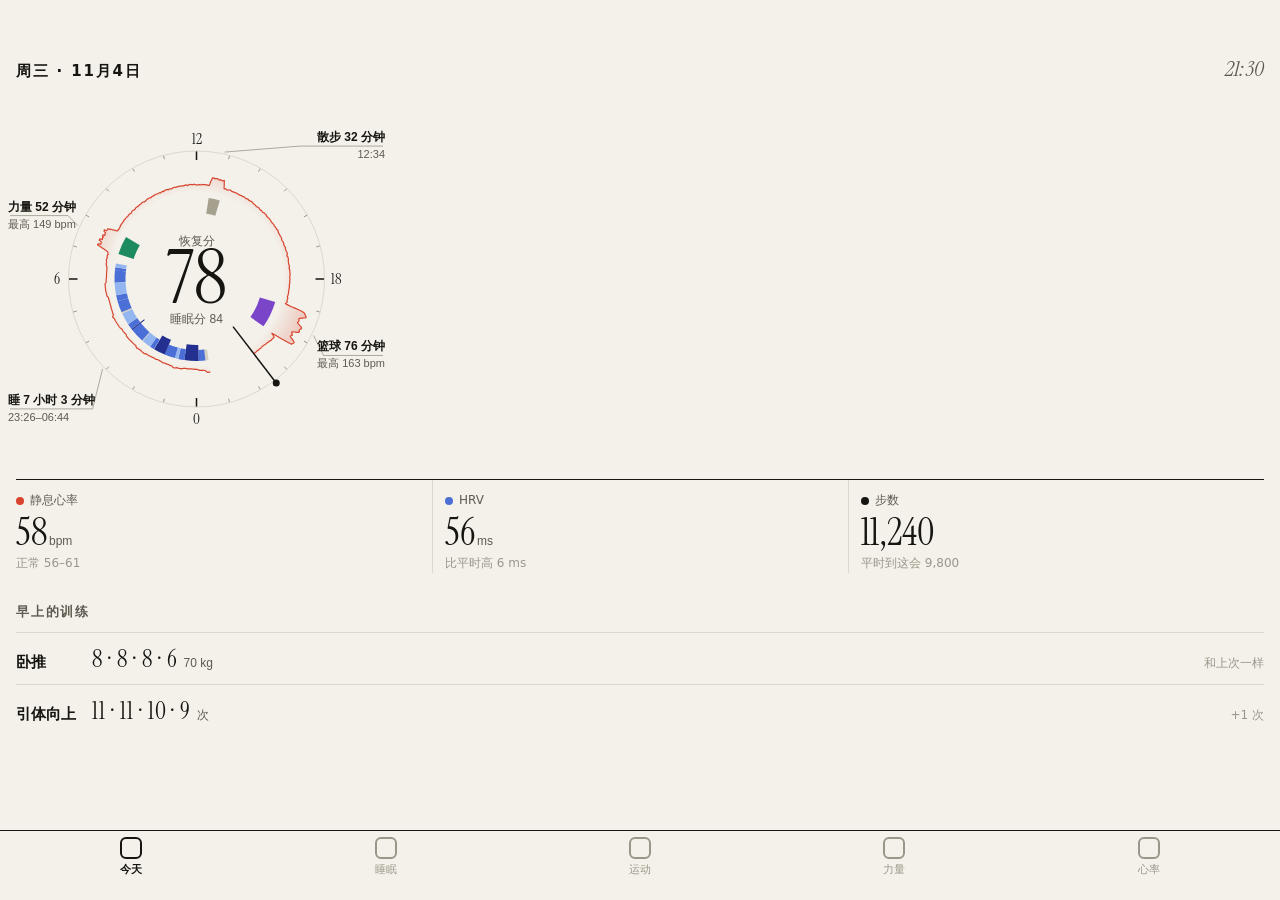
<file: concepts/dial.html>
<!doctype html><html lang="zh-CN"><head><meta charset="utf-8"><meta name="viewport" content="width=device-width,initial-scale=1">
<title>日晷</title><link rel="stylesheet" href="base.css">
<style>
:root { --bg: #f3f1ea; --ink: #16150f; --ink2: #5d5a50; --mut: #9a968a; --line: #dcd8cc;
  --deep: #23308f; --light: #4b6fd6; --rem: #93b5f0; --awake: #d4cfc2; --hr: #d8452f; --str: #1d8a5f; --ball: #7a45c9; --walk: #a6a08f; }
body { background: var(--bg); color: var(--ink); padding: 54px 16px 110px; }
.hd { display: flex; justify-content: space-between; align-items: baseline; }
.hd h1 { margin: 0; font-size: 15px; font-weight: 600; letter-spacing: .12em; }
.hd .now { font: italic 22px "Instrument Serif", serif; color: var(--ink2); }
.dial { margin: 6px -16px 0; }
.dial text { font-family: "Instrument Serif", serif; fill: var(--mut); font-size: 15px; }
.dial .cn { font-family: -apple-system, "PingFang SC", sans-serif; font-size: 12px; fill: var(--ink2); }
.dial .big { font-size: 76px; fill: var(--ink); }
.dial .lab { font-family: -apple-system, "PingFang SC", sans-serif; font-size: 12px; fill: var(--ink); font-weight: 600; }
.dial .lab2 { font-family: -apple-system, "PingFang SC", sans-serif; font-size: 11px; fill: var(--ink2); }
.row { display: grid; grid-template-columns: repeat(3, 1fr); margin-top: 10px; border-top: 1px solid var(--ink); }
.row > div { padding: 12px 0 0; }
.row > div + div { padding-left: 12px; border-left: 1px solid var(--line); }
.k { font-size: 12px; color: var(--ink2); display: flex; align-items: center; gap: 6px; }
.k i { width: 8px; height: 8px; border-radius: 50%; }
.v { font: 38px/1.05 "Instrument Serif", serif; margin-top: 4px; }
.v small { font: 12px -apple-system, "PingFang SC", sans-serif; color: var(--ink2); margin: 0 2px; }
.n { font-size: 12px; color: var(--mut); margin-top: 2px; }
h2 { margin: 30px 0 10px; font-size: 13px; letter-spacing: .14em; color: var(--ink2); font-weight: 600; }
.lift { display: grid; grid-template-columns: 76px 1fr auto; align-items: baseline; padding: 10px 0; border-top: 1px solid var(--line); }
.lift b { font-weight: 600; }
.sets { font: 24px "Instrument Serif", serif; letter-spacing: .04em; }
.sets small { font: 12px -apple-system, "PingFang SC", sans-serif; color: var(--ink2); margin-left: 6px; letter-spacing: 0; }
.lift .n { text-align: right; }
.tabs { background: color-mix(in srgb, var(--bg) 92%, transparent); border-top: 1px solid var(--ink); color: var(--mut); }
.tabs span:first-child { color: var(--ink); font-weight: 600; }
</style></head><body>
<div class="hd"><h1>周三 · 11月4日</h1><span class="now">21:30</span></div>
<svg class="dial" id="dial" viewBox="0 0 393 380" width="393" height="380"></svg>
<div class="row" id="row"></div>
<h2>早上的训练</h2><div id="lifts"></div>
<nav class="tabs"><span><b></b>今天</span><span><b></b>睡眠</span><span><b></b>运动</span><span><b></b>力量</span><span><b></b>心率</span></nav>
<script type="module">
import * as D from './data.js';
const cx = 196.5, cy = 190, end = D.NOW, start = end - 24 * 36e5;
// clock position: midnight at the bottom, noon at the top, clockwise
const ang = (t) => { const d = new Date(t); const h = d.getHours() + d.getMinutes() / 60; return (h / 24) * 2 * Math.PI + Math.PI; };
const pt = (a, r) => [cx + r * Math.sin(a), cy - r * Math.cos(a)];
const arc = (t0, t1, r0, r1) => {
  const a0 = ang(t0), a1 = a0 + ((t1 - t0) / 864e5) * 2 * Math.PI, big = a1 - a0 > Math.PI ? 1 : 0;
  const [x0, y0] = pt(a0, r1), [x1, y1] = pt(a1, r1), [x2, y2] = pt(a1, r0), [x3, y3] = pt(a0, r0);
  return `M${x0},${y0}A${r1},${r1} 0 ${big} 1 ${x1},${y1}L${x2},${y2}A${r0},${r0} 0 ${big} 0 ${x3},${y3}Z`;
};
let g = '';
// hour ticks
for (let h = 0; h < 24; h++) {
  const a = (h / 24) * 2 * Math.PI + Math.PI, long = h % 6 === 0;
  const [x0, y0] = pt(a, 128), [x1, y1] = pt(a, long ? 119 : 124);
  g += `<line x1="${x0}" y1="${y0}" x2="${x1}" y2="${y1}" stroke="${long ? 'var(--ink)' : 'var(--mut)'}" stroke-width="${long ? 1.5 : 1}"/>`;
  if (long) { const [tx, ty] = pt(a, 140); g += `<text x="${tx}" y="${ty + 5}" text-anchor="middle" style="fill:var(--ink)">${h}</text>`; }
}
g += `<circle cx="${cx}" cy="${cy}" r="128" fill="none" stroke="var(--line)"/>`;
// heart-rate corona: radius grows with bpm
const hr = [...D.last.hr, ...D.dayHr].filter((p) => p.t >= start);
const rOf = (v) => 88 + ((v - 45) / 130) * 32;
const sm = hr.map((p, i) => { const w = hr.slice(Math.max(0, i - 2), i + 3); return { t: p.t, v: w.reduce((a, x) => a + x.v, 0) / w.length }; });
let d = ''; sm.forEach((p, i) => { const [x, y] = pt(ang(p.t) + (p.t < D.last.bed && new Date(p.t).getHours() < 12 ? 2 * Math.PI : 0), rOf(p.v)); d += (i ? 'L' : 'M') + x.toFixed(1) + ',' + y.toFixed(1); });
const [bx, by] = pt(ang(sm.at(-1).t), 88), [sx, sy] = pt(ang(sm[0].t), 88);
g += `<defs><radialGradient id="cg" cx="${cx}" cy="${cy}" r="120" gradientUnits="userSpaceOnUse"><stop offset=".74" stop-color="#d8452f" stop-opacity=".02"/><stop offset="1" stop-color="#d8452f" stop-opacity=".28"/></radialGradient></defs>`;
g += `<path d="${d}L${bx},${by}A88,88 0 1 0 ${sx},${sy}Z" fill="url(#cg)"/>`;
g += `<path d="${d}" fill="none" stroke="var(--hr)" stroke-width="1.2" stroke-linejoin="round"/>`;
// sleep stages and workouts on one ring (they never overlap in time)
const C = { DEEP: 'var(--deep)', LIGHT: 'var(--light)', REM: 'var(--rem)', AWAKE: 'var(--awake)' };
for (const s of D.last.stages) g += `<path d="${arc(s.s, s.e, s.type === 'DEEP' ? 66 : 71, 82)}" fill="${C[s.type]}"/>`;
const EC = { strength: 'var(--str)', walk: 'var(--walk)', ball: 'var(--ball)' };
for (const e of D.events) g += `<path d="${arc(e.s, e.e, 66, 82)}" fill="${EC[e.kind]}"/>`;
// labels outside the dial, at each thing's middle
const lab = (t, a2, b2, dy = 0) => {
  // a leader from the ring to the nearer side edge, so labels never leave the screen
  const a = ang(t), right = Math.sin(a) >= 0, [lx, ly] = pt(a, 130), y = ly + dy, x = right ? 385 : 8;
  const ex = right ? Math.max(lx + 10, 300) : Math.min(lx - 10, 93);
  return `<polyline points="${lx},${ly} ${ex},${y} ${right ? x - 2 : x + 2},${y}" fill="none" stroke="var(--mut)" stroke-width=".8"/><text class="lab" x="${x}" y="${y - 5}" text-anchor="${right ? 'end' : 'start'}">${a2}</text><text class="lab2" x="${x}" y="${y + 12}" text-anchor="${right ? 'end' : 'start'}">${b2}</text>`;
};
const peak = Math.round(Math.max(...D.dayHr.filter((p) => p.t >= D.events[2].s && p.t < D.events[2].e).map((p) => p.v)));
g += lab((D.last.bed + D.last.wake) / 2, '睡 7 小时 3 分钟', `${D.hm(D.last.bed)}–${D.hm(D.last.wake)}`, 40);
g += lab((D.events[0].s + D.events[0].e) / 2, '力量 52 分钟', '最高 149 bpm', -10);
g += lab((D.events[1].s + D.events[1].e) / 2, '散步 32 分钟', '12:34', -6);
g += lab((D.events[2].s + D.events[2].e) / 2, '篮球 76 分钟', `最高 ${peak} bpm`, 20);
// now hand
const [nx, ny] = pt(ang(end), 131), [nx2, ny2] = pt(ang(end), 60);
g += `<line x1="${nx2}" y1="${ny2}" x2="${nx}" y2="${ny}" stroke="var(--ink)" stroke-width="1.5"/><circle cx="${nx}" cy="${ny}" r="3.5" fill="var(--ink)"/>`;
// centre
g += `<text class="cn" x="${cx}" y="${cy - 34}" text-anchor="middle">恢复分</text><text class="big" x="${cx}" y="${cy + 24}" text-anchor="middle">${D.today.recovery}</text><text class="cn" x="${cx}" y="${cy + 44}" text-anchor="middle">睡眠分 ${D.today.sleepScore}</text>`;
document.getElementById('dial').innerHTML = g;
const cell = (k, c, v, n) => `<div><div class="k"><i style="background:${c}"></i>${k}</div><div class="v">${v}</div><div class="n">${n}</div></div>`;
document.getElementById('row').innerHTML =
  cell('静息心率', 'var(--hr)', `${D.today.rhr}<small>bpm</small>`, '正常 56–61') +
  cell('HRV', 'var(--light)', `${D.today.hrv}<small>ms</small>`, '比平时高 6 ms') +
  cell('步数', 'var(--ink)', `11,240`, '平时到这会 9,800');
document.getElementById('lifts').innerHTML = D.events[0].lifts.map((l) => `<div class="lift"><b>${l.n}</b><span class="sets">${l.sets.join(' · ')}<small>${l.kg ? l.kg + ' kg' : '次'}</small></span><span class="n">${l.note}</span></div>`).join('');
</script></body></html>
</file>
<file: styles.css>
/* 我的健康 v3 (日晷) — one design system. Warm paper, ink, numbers in a display serif; data on dials (js/dial.js).
   Earlier notes still hold:
   The interface itself is black, white and grey; color is only for data, one family per subject:
   sleep blue (deep / light / REM; awake is grey because it isn't sleep), heart red, strength green,
   basketball purple, other grey. Orange means one thing: worse than your usual.
   Type: 34 / 22 / 17 / 15 / 13 / 11 (inputs 16, so iOS doesn't zoom). Radii: 20 cards, 12 controls, 6 marks.
   Anything tappable is at least 44 px tall to the finger, and dims while pressed. */
:root {
  color-scheme: light;
  --bg: #f3f1ea; --card: #fbfaf5; --card-2: #ebe8df; --line: #dcd8cc; --grid: #e4e0d5; --track: #e6e2d8;
  --text: #16150f; --text-2: #5d5a50; --muted: #8a867a;
  --deep: #3c3bb8; --light: #2f7fe8; --rem: #5cc3f0; --awake: #d4cfc2; --awake-strong: #8f8a7c; --sleep: var(--light);
  --strength: #1d8a5f; --strength-2: #6fbf98; --strength-soft: #d3ebdf; --ball: #7a45c9; --ball-ink: #6a35b8; --other: #a6a08f;
  --hr: #d8452f; --z1: #f6d3cb; --z2: #eca393; --z3: #df6b55; --z4: #b0301d;
  --worse: #e0702a; --worse-ink: #b5530f; --danger: #c8312a;
  --band: rgba(22, 21, 15, .07); --band-strong: rgba(22, 21, 15, .13); --dot: #c3bfb2; --ref: var(--text-2);
  --serif: "Instrument Serif", "Songti SC", Georgia, serif;
  --press: .55;
  --safe-t: env(safe-area-inset-top, 0px);
  --safe-b: env(safe-area-inset-bottom, 0px);
}
@media (prefers-color-scheme: dark) {
  :root {
    color-scheme: dark;
    --bg: #0c0c0b; --card: #151513; --card-2: #22221f; --line: #2b2a27; --grid: #252522; --track: #262623;
    --text: #f1eee6; --text-2: #b3afa4; --muted: #858177;
    --deep: #6260e8; --light: #2f8cf5; --rem: #5ccbf5; --awake: #3a3935; --awake-strong: #8a877e;
    --strength: #2fc787; --strength-2: #1d6b4c; --strength-soft: #143a2b; --ball: #a678ff; --ball-ink: #c09bff; --other: #6f6b60;
    --hr: #ff6150; --z1: #4f2726; --z2: #85393a; --z3: #d65a5a; --z4: #ff8f8a;
    --worse: #ff8a3d; --worse-ink: #ffa165; --danger: #ff6f63;
    --band: rgba(255, 255, 255, .08); --band-strong: rgba(255, 255, 255, .15); --dot: #55554f;
  }
}

* { box-sizing: border-box; -webkit-tap-highlight-color: transparent; }
html { -webkit-text-size-adjust: 100%; }
html, body { margin: 0; background: var(--bg); color: var(--text); }
body {
  font: 15px/1.45 -apple-system, BlinkMacSystemFont, "PingFang SC", system-ui, "Helvetica Neue", sans-serif;
  font-variant-numeric: tabular-nums;
  padding-bottom: calc(72px + var(--safe-b));
  min-height: 100vh;
  overflow-x: hidden;
}
body.has-sheet { overflow: hidden; }
button { font: inherit; color: inherit; cursor: pointer; transition: opacity .2s; }
button:active:not(:disabled) { opacity: var(--press); transition: none; }
button:disabled { opacity: .3; cursor: default; }
:focus-visible { outline: 2px solid var(--text); outline-offset: 2px; }
.warn { color: var(--worse-ink); }
.muted { color: var(--muted); }

/* ---------- header: page name + the days shown; under it the 日 / 周 / 月 / 3个月 switch ---------- */
.top {
  position: sticky; top: 0; z-index: 5;
  padding: calc(var(--safe-t) + 4px) 16px 8px;
  background: color-mix(in srgb, var(--bg) 88%, transparent);
  -webkit-backdrop-filter: saturate(1.6) blur(18px); backdrop-filter: saturate(1.6) blur(18px);
}
.top-row { display: flex; align-items: center; justify-content: space-between; gap: 8px; min-height: 48px; }
.top h1 { margin: 0; display: flex; align-items: baseline; gap: 10px; min-width: 0; font-weight: 400; }
#title { flex: none; font-size: 34px; font-weight: 700; letter-spacing: -.4px; line-height: 1.15; }
#plabel { font-size: 17px; font-weight: 600; color: var(--text-2); white-space: nowrap; overflow: hidden; text-overflow: ellipsis; }
.top-actions { display: flex; flex: none; margin-right: -10px; }
.icon-btn { display: grid; place-items: center; width: 44px; height: 44px; padding: 0; border: 0; background: none; color: var(--text); }
.icon-btn svg { width: 23px; height: 23px; }
.icon-btn.spin svg { animation: spin 1s linear infinite; }

.period { display: flex; align-items: center; justify-content: space-between; margin-top: 4px; }
.period[hidden] { display: none; }
.seg { display: flex; padding: 2px; border-radius: 12px; background: var(--track); }
.seg button { position: relative; height: 32px; min-width: 52px; padding: 0 10px; border: 0; border-radius: 10px; background: none; font-size: 15px; color: var(--text-2); }
.seg button::after { content: ""; position: absolute; inset: -6px 0; }
.seg button[aria-selected="true"] { background: var(--card); color: var(--text); font-weight: 600; box-shadow: 0 1px 2px rgba(0, 0, 0, .08), 0 2px 8px rgba(0, 0, 0, .06); }
.pnav { display: flex; margin-right: -10px; }
.pnav button { display: grid; place-items: center; width: 44px; height: 44px; padding: 0; border: 0; background: none; color: var(--text); }
.pnav svg { width: 22px; height: 22px; }

/* one sentence + the one button that helps */
.banner { display: flex; flex-wrap: wrap; align-items: center; gap: 8px 12px; margin: 0 16px 12px; padding: 10px 10px 10px 14px; border-radius: 12px; background: var(--card); font-size: 15px; }
.banner[hidden] { display: none; }
.banner > span { flex: 1 1 150px; }
.banner button, .banner a.bn { display: inline-grid; place-items: center; min-height: 36px; padding: 0 14px; border: 0; border-radius: 12px; background: var(--text); color: var(--card); font-size: 15px; font-weight: 600; text-decoration: none; }
.banner a.bn { background: var(--card-2); color: var(--text); }
.banner .bn-more { min-height: 36px; padding: 0 4px; background: none; color: var(--text-2); font-weight: 500; }
.banner .bn-detail { flex-basis: 100%; font-size: 13px; color: var(--muted); overflow-wrap: anywhere; }

main { padding: 4px 16px 24px; }
main.slide-l { animation: slideL .22s ease-out; }
main.slide-r { animation: slideR .22s ease-out; }

/* ---------- tab bar ---------- */
.tabs {
  position: fixed; left: 0; right: 0; bottom: 0; z-index: 6;
  display: flex; padding: 2px 4px calc(2px + var(--safe-b));
  background: color-mix(in srgb, var(--bg) 88%, transparent);
  -webkit-backdrop-filter: saturate(1.6) blur(18px); backdrop-filter: saturate(1.6) blur(18px);
  border-top: .5px solid var(--line);
}
.tabs button { flex: 1; display: flex; flex-direction: column; align-items: center; gap: 2px; min-height: 50px; padding: 5px 0 3px; border: 0; background: none; font-size: 11px; font-weight: 500; color: var(--muted); }
.tabs svg { width: 25px; height: 25px; }
.tabs button[aria-selected="true"] { color: var(--text); font-weight: 600; }

/* ---------- cards: the title is the answer, the chart under it is the evidence ---------- */
.card { margin-bottom: 12px; padding: 16px; border-radius: 20px; background: var(--card); }
.card.flat { padding: 4px 4px 12px; background: none; }
.card.tap { cursor: pointer; transition: opacity .2s; }
.card.tap:active { opacity: .7; transition: none; }
.card h2 { display: flex; flex-wrap: wrap; align-items: baseline; justify-content: space-between; gap: 2px 12px; margin: 0 0 12px; font-size: 17px; font-weight: 600; line-height: 1.35; }
.card h2 > span:first-child { flex: 1 1 auto; min-width: 0; }
.card h2 .sub { font-size: 13px; font-weight: 400; color: var(--muted); }
.card h2 .sub.warn { color: var(--worse-ink); }
.card h2 .big { font-size: 22px; font-weight: 700; }
.card h2 .big small { margin-left: 3px; font-size: 13px; font-weight: 500; color: var(--text-2); }
.card .lead { margin: -6px 0 12px; font-size: 15px; color: var(--text-2); }
.card.confirm { box-shadow: inset 0 0 0 1.5px var(--text); }
.empty { padding: 40px 16px; text-align: center; font-size: 15px; color: var(--muted); }
.empty.sm { padding: 16px 8px; font-size: 13px; }
.foot { margin-top: 12px; font-size: 13px; color: var(--muted); }
.sub-h { margin: 18px 0 8px; font-size: 13px; font-weight: 600; color: var(--text-2); }

/* ---------- charts ---------- */
svg { display: block; width: 100%; height: auto; overflow: visible; }
svg text { fill: var(--muted); font-size: 11px; font-variant-numeric: tabular-nums; }
svg text.lbl { fill: var(--text-2); font-size: 13px; }
svg text.lbl.b { fill: var(--text); font-weight: 600; }
svg text.ref { paint-order: stroke; stroke: var(--card); stroke-width: 3px; stroke-linejoin: round; }
svg .hit { fill: transparent; }
[data-tip], [data-act] { cursor: pointer; }
.hrbars { min-height: 150px; }

/* the big numbers at the top of a page */
.nums { display: flex; flex-wrap: wrap; align-items: flex-start; gap: 12px 28px; }
.num .k { font-size: 13px; color: var(--text-2); }
.num .v { font-size: 34px; font-weight: 700; letter-spacing: -.4px; line-height: 1.12; white-space: nowrap; }
.num .v small { margin: 0 3px 0 2px; font-size: 15px; font-weight: 500; letter-spacing: 0; color: var(--text-2); }
.num.sm .v { font-size: 22px; letter-spacing: -.2px; }
.num .n { margin-top: 2px; font-size: 13px; color: var(--muted); }

/* today: two scores side by side, each with its reason */
.scores { display: grid; grid-template-columns: 1fr 1fr; gap: 16px; }
.score { cursor: pointer; transition: opacity .2s; }
.score:active { opacity: var(--press); transition: none; }
.score .k { font-size: 13px; color: var(--text-2); }
.score .v { font-size: 34px; font-weight: 700; letter-spacing: -.4px; line-height: 1.15; }
.score .why { margin-top: 2px; font-size: 13px; color: var(--text-2); }
.score .why.warn { color: var(--worse-ink); }

/* label · value · note, in columns */
.facts { display: grid; grid-template-columns: max-content max-content 1fr; align-items: baseline; gap: 10px 14px; }
.facts > div { display: contents; }
.facts .k { font-size: 13px; color: var(--text-2); }
.facts b { font-size: 15px; font-weight: 600; white-space: nowrap; }
.facts .n { font-size: 13px; color: var(--muted); text-align: right; }
svg + .facts, .nums + .facts, .card > .facts + .btns { margin-top: 14px; }

/* today: body status rows */
.vrows { display: grid; grid-template-columns: max-content 1fr 96px; align-items: center; gap: 12px 14px; }
.vrows > div { display: contents; }
.vrows .k { font-size: 15px; }
.vrows .vb b { display: block; font-size: 15px; font-weight: 600; white-space: nowrap; }
.vrows .vb .n { display: block; font-size: 13px; color: var(--muted); white-space: nowrap; }

/* sleep: night vitals */
.vitals { display: grid; grid-template-columns: 1fr 1fr; gap: 18px 20px; }
.vital .vk { font-size: 13px; color: var(--text-2); }
.vital .vv { font-size: 22px; font-weight: 700; line-height: 1.2; white-space: nowrap; }
.vital .vv small { margin-left: 3px; font-size: 13px; font-weight: 500; color: var(--text-2); }
.vital .vn { margin-bottom: 6px; font-size: 13px; color: var(--muted); }
.vital svg.mini { width: 120px; }

/* "● 力量 3 次 · ● 篮球 2 次": names the colors used below */
.kinds { display: flex; flex-wrap: wrap; gap: 4px 16px; margin-top: 12px; font-size: 13px; color: var(--text-2); }
.kinds i { display: inline-block; width: 8px; height: 8px; margin-right: 6px; border-radius: 50%; vertical-align: 1px; }

/* a value on a bar, with a dashed mark for your usual */
.pbar { position: relative; padding: 2px 0 22px; }
.pbar .track { display: block; height: 10px; overflow: hidden; border-radius: 5px; background: var(--track); }
.pbar .track i { display: block; height: 100%; border-radius: 5px; background: var(--text); }
.pbar .mark { position: absolute; top: -3px; bottom: 16px; width: 0; border-left: 1.5px dashed var(--ref); }
.pbar .mark[hidden] { display: none; }
.pbar .mark em { position: absolute; top: 100%; margin-top: 3px; transform: translateX(-50%); font-size: 11px; font-style: normal; color: var(--muted); white-space: nowrap; }

/* labeled horizontal bars (zones, body parts) */
.hbars { display: grid; gap: 10px; }
.hb { display: grid; grid-template-columns: 56px 1fr 64px; align-items: center; gap: 12px; font-size: 13px; }
.hb .k { color: var(--text-2); }
.hb .bar { display: block; height: 8px; overflow: hidden; border-radius: 4px; background: var(--track); }
.hb .bar i { display: block; height: 100%; border-radius: 4px; }
.hb .v { text-align: right; white-space: nowrap; }

/* one workout */
.wk { display: flex; align-items: center; gap: 12px; width: 100%; margin-bottom: 12px; padding: 14px 16px 14px 14px; border: 0; border-radius: 20px; background: var(--card); text-align: left; }
.wk .ic { flex: none; align-self: stretch; width: 4px; border-radius: 2px; }
.wk .body { display: flex; flex: 1; flex-direction: column; gap: 2px; min-width: 0; }
.wk .t { font-size: 17px; font-weight: 600; }
.wk .t small { margin-left: 8px; font-size: 13px; font-weight: 400; color: var(--muted); }
.wk .m { overflow: hidden; font-size: 13px; color: var(--text-2); white-space: nowrap; text-overflow: ellipsis; }
.wk .viz { display: flex; flex: none; flex-direction: column; align-items: flex-end; gap: 2px; width: 96px; }
.wk .hrmini { display: block; width: 96px; height: 30px; }
.wk .hra { font-size: 11px; color: var(--muted); white-space: nowrap; }

/* calendars: the date in every cell */
.cal { display: grid; grid-template-columns: repeat(7, minmax(0, 1fr)); gap: 4px; }
.cal-h { padding-bottom: 2px; text-align: center; font-size: 11px; color: var(--muted); }
.cal-c { display: flex; flex-direction: column; justify-content: space-between; aspect-ratio: 1; min-width: 0; padding: 3px 4px 4px; border-radius: 6px; background: var(--card-2); }
.cal-c.off { background: none; }
.cal-c.on { background: var(--strength-soft); }
.cal-c.today { box-shadow: inset 0 0 0 1.5px var(--text); }
.cal-c .dn { font-size: 11px; line-height: 1.2; color: var(--muted); }
.cal-c.today .dn { color: var(--text); font-weight: 600; }
.cal-c .dots { display: flex; flex-wrap: wrap; align-items: flex-end; gap: 3px; }
.cal-c .dot { flex: none; width: 8px; height: 8px; border-radius: 50%; }
.cal-c .tl { display: flex; flex-wrap: wrap; gap: 0 2px; font-size: 13px; line-height: 1.15; }
.cal-c .tl b { font-weight: 600; color: var(--text); }
.cal-c .tl b.ball { color: var(--ball-ink); }

/* strength */
.lifts { display: grid; gap: 12px; }
.lift-row { display: grid; grid-template-columns: 1fr auto; grid-template-areas: "ln lb" "ls lb"; align-items: center; column-gap: 12px; }
.lift-row .ln { grid-area: ln; font-size: 15px; font-weight: 600; }
.lift-row .ls { grid-area: ls; font-size: 13px; color: var(--text-2); }
.lift-row .lb { grid-area: lb; width: 150px; }
.lift-row.plain { grid-template-columns: 76px 1fr; grid-template-areas: "ln ls"; }
.lift-row.plain .ls { font-size: 15px; color: var(--text); }
.lp + .lp { margin-top: 18px; }
.lp-h { display: flex; align-items: baseline; justify-content: space-between; margin-bottom: 2px; }
.lp-h b { font-size: 15px; font-weight: 600; }
.lp-h span { font-size: 13px; color: var(--text-2); }
.pend-hr, .sess-hr { min-height: 112px; margin-bottom: 10px; }
.ed-hr { min-height: 90px; margin-bottom: 10px; }

/* ---------- buttons, forms ---------- */
.btn { display: flex; align-items: center; justify-content: center; gap: 6px; width: 100%; min-height: 44px; margin-top: 8px; padding: 0 16px; border: 0; border-radius: 12px; background: var(--card-2); color: var(--text); font-size: 15px; font-weight: 600; text-align: center; text-decoration: none; }
main > .btns .btn, .card.flat .btn { background: var(--card); }
.btn.pri { background: var(--text); color: var(--card); }
.btn.danger { color: var(--danger); }
.btn.small { position: relative; width: auto; min-height: 36px; margin-top: 0; padding: 0 14px; }
.btn.small::after { content: ""; position: absolute; inset: -4px 0; }
.btn.talk { user-select: none; -webkit-user-select: none; -webkit-touch-callout: none; touch-action: none; }
.btn.talk::before { content: ""; flex: none; width: 17px; height: 17px; background: currentColor; -webkit-mask: url("data:image/svg+xml,%3Csvg xmlns='http://www.w3.org/2000/svg' viewBox='0 0 24 24' fill='none' stroke='%23000' stroke-width='2.2' stroke-linecap='round'%3E%3Crect x='8.5' y='2.5' width='7' height='12.5' rx='3.5'/%3E%3Cpath d='M5 11.5a7 7 0 0 0 14 0M12 18.5v3'/%3E%3C/svg%3E") center / contain no-repeat; mask: url("data:image/svg+xml,%3Csvg xmlns='http://www.w3.org/2000/svg' viewBox='0 0 24 24' fill='none' stroke='%23000' stroke-width='2.2' stroke-linecap='round'%3E%3Crect x='8.5' y='2.5' width='7' height='12.5' rx='3.5'/%3E%3Cpath d='M5 11.5a7 7 0 0 0 14 0M12 18.5v3'/%3E%3C/svg%3E") center / contain no-repeat; }
.btns { display: flex; gap: 8px; margin-top: 12px; }
.btns .btn { flex: 1; margin-top: 0; }
.btns.end { justify-content: flex-end; margin: 2px -4px -8px 0; }
.btns.center { justify-content: center; }
.btns.center .btn { flex: none; width: auto; }
.btns.small { justify-content: flex-end; }
.btns.small .btn { flex: none; width: auto; min-height: 36px; padding: 0 16px; }
.link { min-height: 44px; padding: 0 4px; border: 0; background: none; font-size: 15px; font-weight: 500; color: var(--text-2); }
.link.danger { color: var(--danger); }
a.btn { text-decoration: none; }

.field { display: block; margin-bottom: 12px; }
.field > span { display: block; margin-bottom: 6px; font-size: 13px; color: var(--text-2); }
.field input, .field select, .vo textarea { width: 100%; min-height: 44px; padding: 10px 12px; border: 1px solid var(--line); border-radius: 12px; background: var(--card); color: var(--text); font: inherit; font-size: 16px; }
.field select { padding-right: 34px; -webkit-appearance: none; appearance: none; background: var(--card) url("data:image/svg+xml,%3Csvg xmlns='http://www.w3.org/2000/svg' viewBox='0 0 12 8'%3E%3Cpath d='M1 1.5l5 5 5-5' fill='none' stroke='%23888' stroke-width='1.8' stroke-linecap='round' stroke-linejoin='round'/%3E%3C/svg%3E") right 12px center / 12px 8px no-repeat; }
.field.row { display: flex; align-items: center; gap: 12px; }
.field.row > span { flex: none; margin: 0; font-size: 15px; color: var(--text); }
.field.row input, .field.row select { flex: 1; width: auto; }
.note { margin: 8px 0 12px; font-size: 13px; line-height: 1.5; color: var(--muted); }
.note.center { margin: 20px 0 4px; text-align: center; }
code { padding: 1px 5px; border-radius: 6px; background: var(--card-2); font: 13px ui-monospace, SFMono-Regular, Menlo, monospace; overflow-wrap: anywhere; }
details > summary { display: flex; align-items: center; justify-content: space-between; min-height: 44px; list-style: none; cursor: pointer; font-size: 15px; }
details > summary::-webkit-details-marker { display: none; }
details > summary::after { content: ""; width: 7px; height: 7px; margin: -4px 4px 0 12px; border-right: 2px solid var(--muted); border-bottom: 2px solid var(--muted); transform: rotate(45deg); transition: transform .2s; }
details[open] > summary::after { margin-top: 4px; transform: rotate(-135deg); }
.sub-d > summary { font-size: 13px; color: var(--text-2); }

/* ---------- sheet ---------- */
.sheet-bg { position: fixed; inset: 0; z-index: 20; background: rgba(0, 0, 0, .4); animation: fade .2s; }
.sheet {
  position: fixed; left: 0; right: 0; bottom: 0; z-index: 21;
  max-height: 92vh; overflow: auto; overscroll-behavior: contain;
  padding: 0 16px calc(24px + var(--safe-b)); border-radius: 20px 20px 0 0; background: var(--bg);
  animation: up .26s cubic-bezier(.2, .8, .2, 1); transition: transform .15s;
}
.sheet .grab { width: 36px; height: 5px; margin: 6px auto 0; border-radius: 3px; background: var(--line); }
.sheet-nav { position: sticky; top: 0; z-index: 2; display: grid; grid-template-columns: 1fr auto 1fr; align-items: center; min-height: 52px; margin: 0 -16px 6px; padding: 0 6px; background: var(--bg); }
.sheet-nav h3 { margin: 0; font-size: 17px; font-weight: 600; line-height: 1.25; text-align: center; }
.sheet-nav h3 small { display: block; font-size: 13px; font-weight: 400; color: var(--muted); }
.nav-btn { justify-self: start; min-height: 44px; padding: 0 10px; border: 0; background: none; font-size: 17px; color: var(--text); }
.nav-btn.b { justify-self: end; font-weight: 600; }
.set-g { margin-bottom: 12px; padding: 14px 16px; border-radius: 20px; background: var(--card); }
.set-g h4 { margin: 0 0 4px; font-size: 13px; font-weight: 600; color: var(--text-2); }
.set-row { display: flex; align-items: baseline; justify-content: space-between; gap: 12px; padding: 6px 0; font-size: 15px; }
.set-row small { font-size: 13px; color: var(--muted); text-align: right; }
.set-row.col { flex-direction: column; align-items: flex-start; gap: 0; }
.set-row.col small { text-align: left; }
.sw { display: flex; align-items: center; justify-content: space-between; gap: 12px; min-height: 44px; font-size: 15px; cursor: pointer; }
.sw small { display: block; font-size: 13px; color: var(--muted); }
.sw input { position: relative; flex: none; width: 51px; height: 31px; margin: 0; border-radius: 16px; background: var(--track); -webkit-appearance: none; appearance: none; transition: background .2s; }
.sw input::after { content: ""; position: absolute; top: 2px; left: 2px; width: 27px; height: 27px; border-radius: 50%; background: #fff; box-shadow: 0 1px 3px rgba(0, 0, 0, .25); transition: transform .2s; }
.sw input:checked { background: var(--text); }
.sw input:checked::after { background: var(--card); transform: translateX(20px); }

/* ---------- toast, tooltip ---------- */
.toast {
  position: fixed; left: 50%; bottom: calc(82px + var(--safe-b)); z-index: 40; transform: translate(-50%, 16px);
  display: flex; align-items: center; gap: 14px; max-width: calc(100vw - 32px); padding: 10px 10px 10px 16px;
  border-radius: 12px; background: var(--text); color: var(--card); font-size: 15px;
  box-shadow: 0 6px 24px rgba(0, 0, 0, .18); opacity: 0; pointer-events: none; transition: opacity .2s, transform .2s;
}
.toast:not(:has(button)) { padding-right: 16px; }
.toast.on { opacity: 1; transform: translate(-50%, 0); pointer-events: auto; }
.toast button { min-height: 36px; padding: 0 8px; border: 0; background: none; color: inherit; font-weight: 700; }
.has-sheet .toast { top: calc(var(--safe-t) + 12px); bottom: auto; transform: translate(-50%, -16px); }
.has-sheet .toast.on { transform: translate(-50%, 0); }
.tip {
  position: fixed; z-index: 50; max-width: 240px; padding: 7px 10px; border-radius: 12px; pointer-events: none;
  background: var(--text); color: var(--card); font-size: 13px; line-height: 1.4; box-shadow: 0 4px 16px rgba(0, 0, 0, .2);
}
.tip .muted { color: inherit; opacity: .7; }

/* ---------- training editor ---------- */
.ed-said { margin-bottom: 12px; padding: 10px 12px; border-radius: 12px; background: var(--card); font-size: 15px; color: var(--text-2); }
.ed-item { margin-bottom: 12px; padding: 14px 14px 10px; border-radius: 20px; background: var(--card); }
.ed-ih { display: flex; align-items: baseline; gap: 10px; margin-bottom: 8px; }
.ed-ih b { font-size: 17px; font-weight: 600; }
.ed-ih small { font-size: 13px; color: var(--muted); }
.ed-set { display: grid; grid-template-columns: 14px minmax(0, 1fr) minmax(0, 1.25fr) 50px 34px; align-items: center; gap: 6px; padding: 3px 0; }
.ed-set.head { padding: 0 0 2px; font-size: 13px; color: var(--muted); }
.ed-set.head > span { text-align: center; }
.ed-set .n { font-size: 13px; color: var(--muted); text-align: center; }
.stp { display: flex; align-items: center; min-width: 0; height: 44px; border-radius: 12px; background: var(--card-2); }
.stp button { flex: 0 0 34px; height: 44px; padding: 0; border: 0; background: none; font-size: 20px; color: var(--text); }
.stp input { flex: 1 1 auto; width: 100%; min-width: 0; height: 44px; padding: 0; border: 0; background: none; color: var(--text); font: inherit; font-size: 16px; font-weight: 600; text-align: center; }
.ed-set .hard { position: relative; height: 36px; padding: 0; border: 0; border-radius: 12px; background: var(--card-2); font-size: 13px; color: var(--text-2); }
.ed-set .hard::after { content: ""; position: absolute; inset: -4px 0; }
.ed-set .hard.on { background: var(--text); color: var(--card); font-weight: 600; }
.ed-set .x { width: 34px; height: 44px; padding: 0; border: 0; background: none; font-size: 22px; color: var(--muted); }
.ed-note { padding: 0 0 4px 20px; font-size: 13px; color: var(--text-2); }
.ed-foot { display: flex; align-items: center; justify-content: space-between; margin-top: 8px; }
.ed-add { display: flex; flex-wrap: wrap; align-items: center; gap: 8px; margin: 4px 0 12px; }
.ed-add .k { margin-right: 2px; font-size: 13px; color: var(--muted); }
.chip { position: relative; min-height: 36px; padding: 0 14px; border: 0; border-radius: 12px; background: var(--card); font-size: 15px; color: var(--text); }
.chip::after { content: ""; position: absolute; inset: -4px 0; }
.ed-bar { position: sticky; bottom: calc(-24px - var(--safe-b)); margin: 0 -16px calc(-24px - var(--safe-b)); padding: 10px 16px calc(12px + var(--safe-b)); background: var(--bg); }
.ed-bar .btn { margin: 0; }

/* voice */
.vo { position: fixed; inset: 0; z-index: 30; display: flex; align-items: flex-end; background: rgba(0, 0, 0, .4); animation: fade .15s; }
.vo-in { width: 100%; padding: 24px 16px calc(20px + var(--safe-b)); border-radius: 20px 20px 0 0; background: var(--card); }
.vo-said { min-height: 64px; font-size: 22px; font-weight: 600; line-height: 1.4; }
.vo-st { display: flex; align-items: center; gap: 8px; margin-top: 10px; font-size: 13px; color: var(--muted); }
.vo-st::before { content: ""; flex: none; width: 10px; height: 10px; border-radius: 50%; background: var(--hr); animation: pulse 1s infinite; }
.vo-st:has(.warn)::before, .vo-st:has(.spin-dot)::before { display: none; }
.spin-dot { display: inline-block; width: 14px; height: 14px; border: 2px solid var(--line); border-top-color: var(--text); border-radius: 50%; animation: spin .8s linear infinite; }
.vo textarea { resize: none; }
.vo.text { align-items: flex-start; }
.vo.text .vo-in { padding: calc(var(--safe-t) + 16px) 16px 16px; border-radius: 0 0 20px 20px; }
.vo.text .vo-st::before { display: none; }
.vo-pv { display: flex; flex-wrap: wrap; align-items: center; gap: 8px; min-height: 32px; margin-top: 10px; }
.pv-it { display: inline-flex; align-items: baseline; gap: 6px; padding: 6px 10px; border-radius: 12px; background: var(--card-2); font-size: 15px; font-weight: 600; }
.pv-it small { font-size: 13px; font-weight: 500; color: var(--text-2); }
.pv-unk { font-size: 13px; color: var(--muted); text-decoration: underline wavy var(--worse); text-underline-offset: 3px; }
.vo-hint { font-size: 13px; color: var(--muted); }

@keyframes spin { to { transform: rotate(360deg); } }
@keyframes up { from { transform: translateY(40%); opacity: .4; } }
@keyframes fade { from { opacity: 0; } }
@keyframes pulse { 50% { opacity: .25; } }
@keyframes slideL { from { opacity: .3; transform: translateX(26px); } }
@keyframes slideR { from { opacity: .3; transform: translateX(-26px); } }
@media (prefers-reduced-motion: reduce) {
  *, *::before, *::after { animation-duration: .01ms !important; transition-duration: .01ms !important; }
}

@media (min-width: 600px) {
  main, .banner { max-width: 560px; margin-left: auto; margin-right: auto; }
  .top-row, .period { max-width: 528px; margin-left: auto; margin-right: auto; }
  .sheet, .vo-in { max-width: 560px; margin: 0 auto; }
}

/* ================= v3 日晷 ================= */
@font-face { font-family: "Instrument Serif"; font-display: swap; src: url(fonts/instrument-serif-latin-400-normal.woff2) format("woff2"); unicode-range: U+0000-00FF, U+2013-2014, U+2212; }
@font-face { font-family: "Instrument Serif"; font-style: italic; font-display: swap; src: url(fonts/instrument-serif-latin-400-italic.woff2) format("woff2"); unicode-range: U+0000-00FF, U+2013-2014, U+2212; }

/* header: the page name, and the date in italic serif */
#title { font-size: 30px; letter-spacing: .02em; }
#plabel { font: italic 21px var(--serif); color: var(--text-2); }
.top { border-bottom: 0; }
.seg { padding: 0; gap: 14px; border-radius: 0; background: none; }
.seg button { min-width: 0; padding: 0 2px; border-radius: 0; color: var(--muted); }
.seg button[aria-selected="true"] { background: none; box-shadow: none; color: var(--text); font-weight: 600; text-decoration: underline; text-underline-offset: 8px; text-decoration-thickness: 2px; }
.tabs { border-top: 1px solid var(--text); }

/* sections on paper instead of boxes */
.card { padding: 16px 0 18px; border-radius: 0; background: none; border-top: 1px solid var(--line); margin-bottom: 0; }
main > .card:first-child, .card.flat, .card.dialcard { border-top: 0; }
.card.flat { padding: 6px 0 14px; }
.card.confirm { box-shadow: none; border-top: 2px solid var(--text); }
.wk { border-radius: 0; background: none; border-top: 1px solid var(--line); margin: 0; padding: 14px 0; }
.banner { background: var(--card); }
main > .btns .btn, .card.flat .btn { background: var(--card); }

/* numbers in the display serif */
.num .v, .score .v, .vital .vv, .card h2 .big, .vrows .vb b, .dnum .v, .rec .r { font-family: var(--serif); font-weight: 400; letter-spacing: 0; }
.num .v { font-size: 44px; line-height: 1.02; }
.num.sm .v { font-size: 34px; }
.vital .vv { font-size: 30px; }
.card h2 .big { font-size: 30px; }
.vrows .vb b { font-size: 22px; }
svg text { font-family: var(--serif); font-size: 13px; }
svg text.lbl { font-family: inherit; }

/* the dials */
.dialwrap { margin: 0 -16px; }
.dialwrap svg.dial { margin: 0 auto; max-width: 100%; height: auto; }
svg.dial text, svg.mini text { font-family: var(--serif); fill: var(--muted); font-size: 15px; }
svg.dial .tn { fill: var(--text); }
svg.dial .tk { stroke: var(--muted); stroke-width: 1; }
svg.dial .tkl { stroke: var(--text); stroke-width: 1.5; }
svg.dial .rim { fill: none; stroke: var(--line); }
svg.dial .track { fill: color-mix(in srgb, var(--text) 5%, transparent); }
svg.dial .step { stroke: var(--text-2); stroke-width: .6; opacity: .55; }
svg.dial .refc { fill: none; stroke: var(--muted); stroke-width: .6; stroke-dasharray: 1.5 3; }
svg.dial .refa { fill: var(--muted); opacity: .5; }
svg.dial .refn { font-size: 12px; fill: var(--text-2); }
svg.dial .restc { fill: none; stroke: var(--hr); stroke-width: 1; stroke-dasharray: 4 3; opacity: .7; }
svg.dial .restn { font: 12px -apple-system, "PingFang SC", sans-serif; fill: var(--hr); }
svg.dial .hrl { fill: none; stroke: var(--hr); stroke-width: 1.3; stroke-linejoin: round; }
svg.dial .hrl.thin { stroke-width: 1.1; }
svg.dial .hrl.dim { opacity: .3; }
svg.dial .hrl.strong { stroke-width: 2; }
svg.dial .hrdot { fill: var(--hr); }
svg.dial .pkn { font-size: 13px; fill: var(--hr); }
svg.dial .halo, svg.mini .halo { paint-order: stroke; stroke: var(--bg); stroke-width: 4px; stroke-linejoin: round; }
svg.dial .hand { stroke: var(--text); stroke-width: 1.5; }
svg.dial .hand.thin { stroke-width: 1; }
svg.dial .handdot { fill: var(--text); }
svg.dial .lead { stroke: var(--muted); stroke-width: .8; }
svg.dial .lb { font: 600 12px -apple-system, "PingFang SC", sans-serif; fill: var(--text); }
svg.dial .ls { font: 12px -apple-system, "PingFang SC", sans-serif; fill: var(--text-2); }
svg.dial .dl.dim { opacity: .35; }
svg.dial .ck { font: 12px -apple-system, "PingFang SC", sans-serif; fill: var(--text-2); }
svg.dial .cv { fill: var(--text); }
svg.dial .cu { font: 12px -apple-system, "PingFang SC", sans-serif; fill: var(--text-2); }
svg.dial .zn { font: 10px -apple-system, "PingFang SC", sans-serif; fill: var(--hr); }
svg.dial .reps { font-size: 18px; fill: #fff; }
svg.mini { display: block; margin: 0 auto; }
svg.mini .rim { fill: none; stroke: var(--line); }
svg.mini .mtrack { fill: none; stroke: var(--line); stroke-width: 5; }
svg.mini .split { stroke: var(--bg); stroke-width: 1.2; }
svg.mini .todayc { fill: none; stroke: var(--text); stroke-width: 1.5; }
svg.mini .mname { font: 600 12px -apple-system, "PingFang SC", sans-serif; fill: #fff; }
svg.mini .mdate { font-size: 11px; fill: #fff; opacity: .85; }
svg.mini .mempty { font-size: 14px; fill: var(--muted); }

/* chips under the today dial: tap one to light it up on the dial */
.chips { display: flex; justify-content: space-between; gap: 6px; margin: 0 0 4px; overflow-x: auto; scrollbar-width: none; }
.chip2 { flex: none; display: flex; align-items: center; gap: 6px; height: 36px; padding: 0 11px; border-radius: 18px; border: 1px solid var(--line); background: none; font-size: 13px; color: var(--text-2); }
.chip2 i { width: 8px; height: 8px; border-radius: 50%; }
.chip2 b { font: 400 18px var(--serif); color: var(--text); }
.chip2[aria-pressed="true"] { background: var(--text); border-color: var(--text); color: var(--bg); }
.chip2[aria-pressed="true"] b { color: var(--bg); }

/* three numbers in a row, ruled */
.trio { display: grid; grid-template-columns: repeat(3, minmax(0, 1fr)); border-top: 1px solid var(--text); }
.trio > div { padding: 12px 0 2px; min-width: 0; }
.trio > div + div { padding-left: 12px; border-left: 1px solid var(--line); }
.trio .k { display: flex; align-items: center; gap: 6px; font-size: 12px; color: var(--text-2); }
.trio .k i { flex: none; width: 8px; height: 8px; border-radius: 50%; }
.trio .v { margin-top: 4px; font: 36px/1.05 var(--serif); white-space: nowrap; }
.trio .v small { margin: 0 2px; font: 12px -apple-system, "PingFang SC", sans-serif; color: var(--text-2); }
.trio .n { margin-top: 2px; font-size: 12px; color: var(--muted); }
.trio .n.warn, .trio .v.warn { color: var(--worse-ink); }

/* stage bars against your usual */
.sbars { display: grid; gap: 10px; }
.sbar { display: grid; grid-template-columns: 44px 1fr 100px; align-items: center; gap: 10px; font-size: 13px; }
.sbar .k { color: var(--text-2); }
.sbar .tr { position: relative; height: 8px; border-radius: 4px; background: var(--track); }
.sbar .tr i { position: absolute; left: 0; top: 0; bottom: 0; border-radius: 4px; }
.sbar .tr u { position: absolute; top: -3px; bottom: -3px; border-left: 1.5px dashed var(--text-2); }
.sbar .vv { text-align: right; font: 18px var(--serif); white-space: nowrap; }
.sbar .vv small { margin-left: 4px; font: 11px -apple-system, "PingFang SC", sans-serif; color: var(--muted); }

/* a row of seven small dials */
.week7 { display: grid; grid-template-columns: repeat(7, minmax(0, 1fr)); gap: 4px; text-align: center; }
.week7 .d { cursor: pointer; }
.week7 .v { margin-top: 4px; font: 17px var(--serif); }
.week7 .n { font-size: 11px; color: var(--muted); }
.week7 .d.on .n { color: var(--text); font-weight: 600; }

/* 运动: the month of dials */
.dcal { display: grid; grid-template-columns: repeat(7, minmax(0, 1fr)); gap: 8px 2px; }
.dcal .h { text-align: center; font-size: 11px; color: var(--muted); }
.dcal .c { text-align: center; cursor: pointer; }
.dcal .c .m { height: 15px; margin-top: 1px; font: 13px var(--serif); color: var(--text-2); }
.kchips { display: grid; grid-template-columns: repeat(3, minmax(0, 1fr)); border-top: 1px solid var(--text); }
.kchips > div { padding: 12px 0 0; }
.kchips > div + div { padding-left: 12px; border-left: 1px solid var(--line); }
.kchips .kk { display: inline-block; padding: 2px 8px; border-radius: 10px; color: #fff; font-size: 12px; font-weight: 600; }
.kchips .v { margin-top: 4px; font: 36px/1.05 var(--serif); }
.kchips .v small { margin-left: 2px; font: 12px -apple-system, "PingFang SC", sans-serif; color: var(--text-2); }
.kchips .n { margin-top: 2px; font-size: 12px; color: var(--muted); }
.rec { display: grid; grid-template-columns: 44px minmax(0, 1fr) auto; gap: 12px; align-items: center; width: 100%; padding: 12px 0; border: 0; border-top: 1px solid var(--line); background: none; text-align: left; }
.rec .dot { display: grid; place-items: center; width: 44px; height: 44px; border-radius: 50%; color: #fff; font-size: 13px; font-weight: 700; }
.rec .t { font-weight: 600; }
.rec .s { margin-top: 1px; overflow: hidden; font-size: 12px; color: var(--text-2); text-overflow: ellipsis; white-space: nowrap; }
.rec .r { font-size: 26px; text-align: right; white-space: nowrap; }
.rec .r small { margin-left: 2px; font: 11px -apple-system, "PingFang SC", sans-serif; color: var(--muted); }

/* the confirm card: one 确认, a microphone, and "不是训练" small */
.cbtns { display: grid; grid-template-columns: 1fr 48px; gap: 8px; margin-top: 14px; }
.cbtns .btn { margin: 0; min-height: 48px; border-radius: 24px; }
.cbtns .mic { display: grid; place-items: center; width: 48px; padding: 0; border: 1px solid var(--line); background: none; }
.cbtns .mic svg { width: 22px; height: 22px; }
.lifts2 .lift2 { display: grid; grid-template-columns: 76px minmax(0, 1fr) auto; align-items: baseline; gap: 8px; padding: 10px 0; border-top: 1px solid var(--line); }
.lifts2 .lift2 b { font-weight: 600; }
.lifts2 .sets { font: 24px var(--serif); letter-spacing: .03em; white-space: nowrap; overflow: hidden; text-overflow: ellipsis; }
.lifts2 .sets small { margin-left: 6px; font: 12px -apple-system, "PingFang SC", sans-serif; color: var(--text-2); letter-spacing: 0; }
.lifts2 .n { font-size: 12px; color: var(--muted); text-align: right; }
.dnote { margin: -4px 0 12px; font-size: 12px; color: var(--muted); text-align: center; }
.cbtns .mic::before { content: none; }
#open-settings { position: relative; }
#open-settings.dot::after { content: ""; position: absolute; top: 6px; right: 6px; width: 7px; height: 7px; border-radius: 50%; background: var(--text); }

/* training sheet: read view, tap a lift to change it */
.ed-list { display: grid; gap: 0; margin-bottom: 6px; }
.ed-item { display: grid; grid-template-columns: 80px minmax(0, 1fr); align-items: baseline; gap: 4px 10px; width: 100%; margin: 0; padding: 14px 0; border: 0; border-top: 1px solid var(--line); border-radius: 0; background: none; color: var(--text); text-align: left; font: inherit; }
.ed-item:last-child { border-bottom: 1px solid var(--line); }
.ed-item > b { font-size: 16px; font-weight: 600; }
.ed-item .sets { font: 26px var(--serif); letter-spacing: .03em; white-space: nowrap; overflow: hidden; text-overflow: ellipsis; }
.ed-item .sets small { margin-left: 6px; font: 13px -apple-system, "PingFang SC", sans-serif; color: var(--text-2); letter-spacing: 0; }
.ed-item .sub { grid-column: 2; font-size: 13px; color: var(--text-2); }
.ed-item.open { display: block; padding: 12px 0; }
.ed-item.open .ed-ih { display: flex; justify-content: space-between; align-items: baseline; margin-bottom: 6px; }
.ed-row { display: grid; grid-template-columns: 18px 1fr 1fr 52px 32px; align-items: center; gap: 8px; padding: 4px 0; }
.ed-row .n { font-size: 13px; color: var(--muted); }
.ed-row label { display: flex; align-items: baseline; gap: 4px; border-bottom: 1px solid var(--line); }
.ed-row input { width: 100%; min-width: 0; padding: 6px 0; border: 0; background: none; color: var(--text); font: 24px var(--serif); outline: none; }
.ed-row label span { font-size: 12px; color: var(--muted); }
.ed-row .hard { height: 30px; padding: 0; border: 1px solid var(--line); border-radius: 15px; background: none; font-size: 12px; color: var(--muted); }
.ed-row .hard.on { border-color: var(--text); background: var(--text); color: var(--bg); }
.ed-row .x { height: 36px; padding: 0; border: 0; background: none; font-size: 20px; color: var(--muted); }
.ed-addl { display: block; margin: 8px 0 14px; }
.ed-bar.cbtns { display: flex; gap: 10px; }
.ed-bar.cbtns .btn.pri { flex: 1; }
.ed-bar .mic::before { content: none; }
</file>
<file: concepts/base.css>
@font-face { font-family: "Instrument Serif"; src: url(../fonts/instrument-serif-latin-400-normal.woff2) format("woff2"); unicode-range: U+0000-00FF, U+2013-2014; }
@font-face { font-family: "Instrument Serif"; font-style: italic; src: url(../fonts/instrument-serif-latin-400-italic.woff2) format("woff2"); unicode-range: U+0000-00FF, U+2013-2014; }
@font-face { font-family: "Plex Mono"; font-weight: 300; src: url(../fonts/ibm-plex-mono-latin-300-normal.woff2) format("woff2"); unicode-range: U+0000-00FF, U+2013-2014; }
@font-face { font-family: "Plex Mono"; font-weight: 400; src: url(../fonts/ibm-plex-mono-latin-400-normal.woff2) format("woff2"); unicode-range: U+0000-00FF, U+2013-2014; }
@font-face { font-family: "Plex Mono"; font-weight: 500; src: url(../fonts/ibm-plex-mono-latin-500-normal.woff2) format("woff2"); unicode-range: U+0000-00FF, U+2013-2014; }
@font-face { font-family: "Barlow Condensed"; font-weight: 600; src: url(../fonts/barlow-condensed-latin-600-normal.woff2) format("woff2"); unicode-range: U+0000-00FF, U+2013-2014; }
@font-face { font-family: "Barlow Condensed"; font-weight: 800; src: url(../fonts/barlow-condensed-latin-800-normal.woff2) format("woff2"); unicode-range: U+0000-00FF, U+2013-2014; }
* { box-sizing: border-box; }
html, body { margin: 0; }
body { font: 15px/1.45 -apple-system, "PingFang SC", system-ui, sans-serif; font-variant-numeric: tabular-nums; -webkit-font-smoothing: antialiased; }
svg { display: block; overflow: visible; }
.tabs { position: fixed; left: 0; right: 0; bottom: 0; display: flex; padding: 6px 4px 22px; }
.tabs span { flex: 1; text-align: center; font-size: 11px; }
.tabs span b { display: block; width: 22px; height: 22px; margin: 0 auto 3px; border-radius: 6px; border: 2px solid currentColor; }
</file>
<file: concepts/dialstyle.css>
:root { --bg: #f3f1ea; --card: #fbfaf5; --ink: #16150f; --ink2: #5d5a50; --mut: #9a968a; --line: #dcd8cc;
  --deep: #3c3bb8; --light: #2f7fe8; --rem: #5cc3f0; --awake: #d4cfc2; --hr: #d8452f; --str: #1d8a5f; --str2: #6fbf98; --ball: #7a45c9; --walk: #a6a08f; --worse: #e0702a; --awake-strong: #8f8a7c; }
:root[data-theme="dark"] { --bg: #0c0c0b; --card: #151513; --ink: #f1eee6; --ink2: #b3afa4; --mut: #77746b; --line: #2a2926;
  --deep: #6260e8; --light: #2f8cf5; --rem: #5ccbf5; --awake: #3a3935; --hr: #ff6150; --str: #2fc787; --str2: #1d6b4c; --ball: #a678ff; --walk: #6f6b60; --worse: #ff8a3d; --awake-strong: #8a877e; }
body { background: var(--bg); color: var(--ink); padding: 54px 16px 110px; }
.hd { display: flex; justify-content: space-between; align-items: baseline; }
.hd h1 { margin: 0; font-size: 15px; font-weight: 600; letter-spacing: .12em; }
.hd .r { font: italic 22px "Instrument Serif", serif; color: var(--ink2); }
svg text { font-family: "Instrument Serif", serif; fill: var(--mut); font-size: 15px; }
svg .tn { fill: var(--ink); }
svg .tk { stroke: var(--mut); stroke-width: 1; }
svg .tkl { stroke: var(--ink); stroke-width: 1.5; }
svg .cn { font-family: -apple-system, "PingFang SC", sans-serif; font-size: 12px; fill: var(--ink2); }
svg .cnb { font-family: -apple-system, "PingFang SC", sans-serif; font-size: 12px; font-weight: 600; fill: var(--ink); }
svg .big { fill: var(--ink); }
.chips { display: flex; justify-content: space-between; gap: 6px; overflow: hidden; margin: 4px 0 0; }
.chip { flex: none; display: flex; align-items: center; gap: 6px; height: 34px; padding: 0 10px; border-radius: 17px; border: 1px solid var(--line); font-size: 13px; color: var(--ink2); }
.chip i { width: 8px; height: 8px; border-radius: 50%; }
.chip b { font: 18px "Instrument Serif", serif; color: var(--ink); font-weight: 400; }
.chip.on { background: var(--ink); border-color: var(--ink); color: var(--bg); }
.chip.on b { color: var(--bg); }
.row { display: grid; grid-template-columns: repeat(3, 1fr); margin-top: 18px; border-top: 1px solid var(--ink); }
.row > div { padding: 12px 0 0; }
.row > div + div { padding-left: 12px; border-left: 1px solid var(--line); }
.k { font-size: 12px; color: var(--ink2); display: flex; align-items: center; gap: 6px; }
.k i { width: 8px; height: 8px; border-radius: 50%; }
.v { font: 38px/1.05 "Instrument Serif", serif; margin-top: 4px; }
.v small { font: 12px -apple-system, "PingFang SC", sans-serif; color: var(--ink2); margin: 0 2px; }
.n { font-size: 12px; color: var(--mut); margin-top: 2px; }
.n.worse { color: var(--worse); }
h2 { margin: 28px 0 8px; font-size: 13px; letter-spacing: .14em; color: var(--ink2); font-weight: 600; }
.lift { display: grid; grid-template-columns: 76px 1fr auto; align-items: baseline; padding: 10px 0; border-top: 1px solid var(--line); }
.lift b { font-weight: 600; }
.sets { font: 24px "Instrument Serif", serif; letter-spacing: .04em; }
.sets small { font: 12px -apple-system, "PingFang SC", sans-serif; color: var(--ink2); margin-left: 6px; letter-spacing: 0; }
.lift .n { text-align: right; }
.bars { display: grid; gap: 9px; }
.bar { display: grid; grid-template-columns: 44px 1fr 96px; align-items: center; gap: 10px; font-size: 13px; }
.bar .k2 { color: var(--ink2); }
.bar .tr { position: relative; height: 8px; border-radius: 4px; background: color-mix(in srgb, var(--ink) 7%, transparent); }
.bar .tr i { position: absolute; left: 0; top: 0; bottom: 0; border-radius: 4px; }
.bar .tr u { position: absolute; top: -3px; bottom: -3px; border-left: 1.5px dashed var(--ink2); }
.bar .vv { text-align: right; font: 17px "Instrument Serif", serif; }
.bar .vv small { font: 11px -apple-system, "PingFang SC", sans-serif; color: var(--mut); margin-left: 4px; }
.btns { display: grid; grid-template-columns: 1fr 46px; gap: 8px; margin-top: 14px; }
.btns span { display: grid; place-items: center; height: 46px; border-radius: 23px; border: 1px solid var(--line); font-size: 15px; font-weight: 600; }
.btns span:first-child { background: var(--ink); color: var(--bg); border-color: var(--ink); }
.tabs { background: color-mix(in srgb, var(--bg) 92%, transparent); border-top: 1px solid var(--ink); color: var(--mut); }
.tabs span.on { color: var(--ink); font-weight: 600; }
.seg { display: flex; gap: 18px; margin: 10px 0 0; font-size: 15px; color: var(--mut); }
.seg .on { color: var(--ink); font-weight: 600; text-decoration: underline; text-underline-offset: 7px; text-decoration-thickness: 2px; }
svg .halo { paint-order: stroke; stroke: var(--bg); stroke-width: 4px; stroke-linejoin: round; }
.btns .mic { width: 46px; padding: 0; }
</file>
